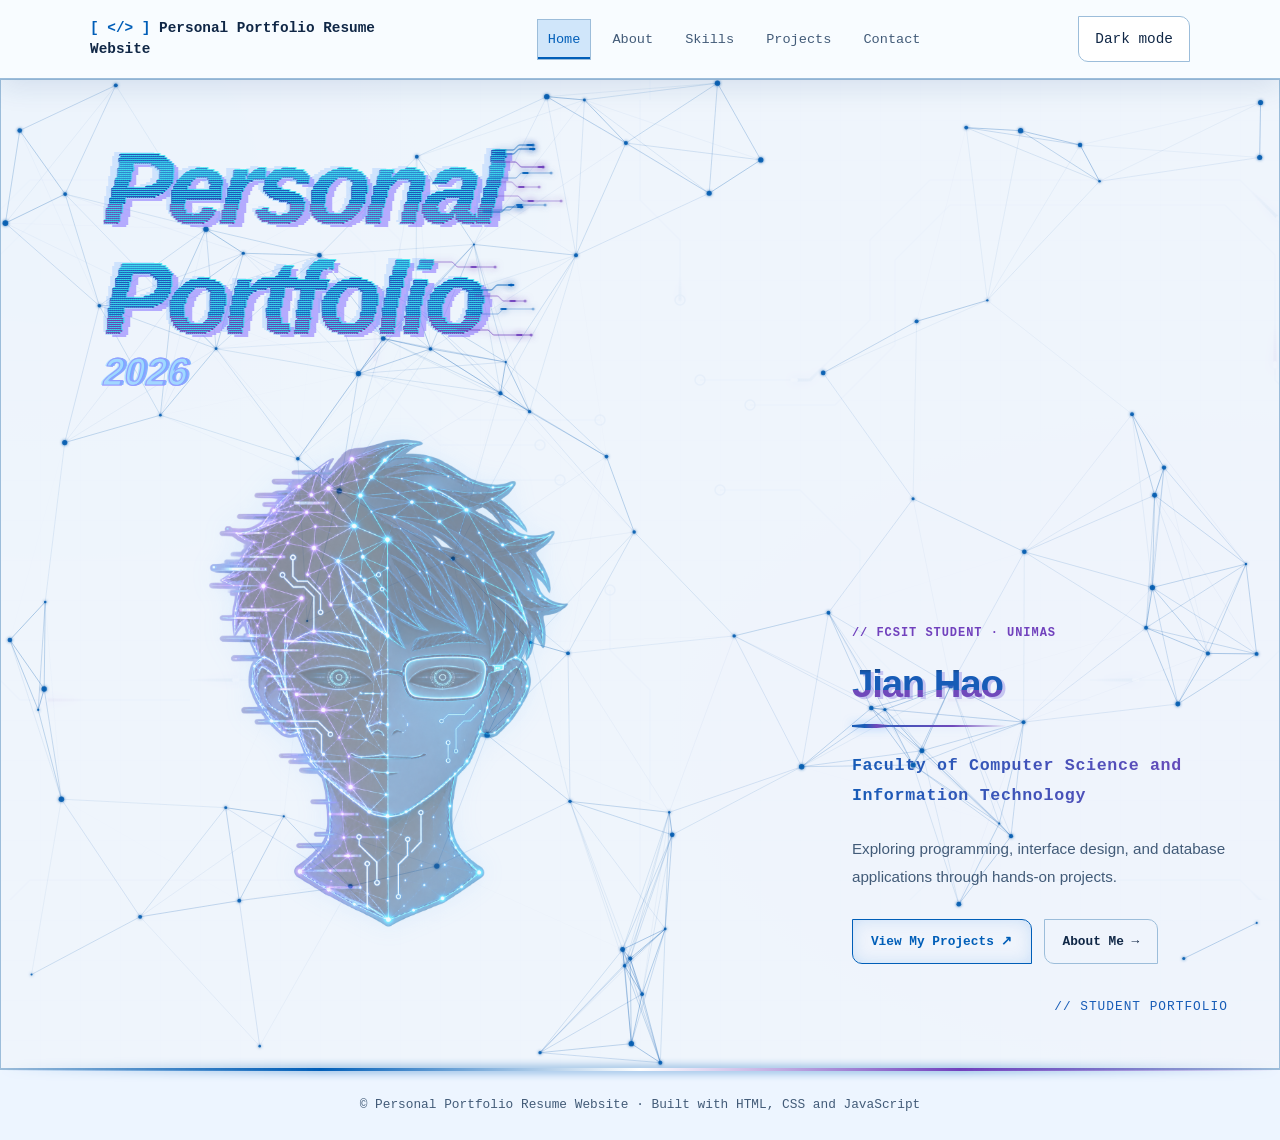
<file: index.html>
<!DOCTYPE html>
<html lang="en">
<head>
  <meta charset="UTF-8">

  <meta name="viewport"
        content="width=device-width, initial-scale=1.0">

  <meta name="description"
        content="Jian Hao's personal portfolio, skills and projects.">

  <title>Personal Portfolio Resume Website | Home</title>

  <link rel="stylesheet" href="style.css">
  <script src="script.js" defer></script>
</head>

<body>
  <a class="skip-link" href="#main">
    Skip to main content
  </a>

  <!-- Navigation -->
  <header>
    <div class="container nav-row">
      <a class="brand" href="index.html">
        Personal Portfolio Resume Website
      </a>

      <nav id="navigation"
           class="nav-links"
           aria-label="Main navigation">
        <a href="index.html" aria-current="page">Home</a>
        <a href="about.html#about">About</a>
        <a href="skill.html">Skills</a>
        <a href="projects.html">Projects</a>
        <a href="contact.html">Contact</a>
      </nav>

      <div class="nav-actions">
        <button id="themeButton"
                type="button"
                aria-pressed="false">
          Dark mode
        </button>

        <button id="menuButton"
                type="button"
                aria-controls="navigation"
                aria-expanded="false">
          Menu
        </button>
      </div>
    </div>
  </header>

  <main id="main">
    <section id="home" class="home-cover">

      
      <div class="cover-heading">
        <h1 class="cover-title">Personal<br>Portfolio</h1>
        <span class="cover-year">2026</span>
      </div>


      <div class="cover-face" aria-hidden="true">
        <img src="ai-face.png" alt="">

        <img class="face-echo face-echo-blue"
             src="ai-face.png"
             alt="">

        <img class="face-echo face-echo-purple"
             src="ai-face.png"
             alt="">

        <span class="face-scan"></span>
      </div>

      
      <div class="cover-info">
        <span class="home-role">
          // FCSIT STUDENT · UNIMAS
        </span>

        <h2>
          <span class="name-glitch" data-text="Jian Hao">
            Jian Hao
          </span>
        </h2>

        <p>
          Faculty of Computer Science and
          Information Technology
        </p>

        <div class="home-description">
          Exploring programming, interface design, and
          database applications through hands-on projects.
        </div>

        <div class="home-actions">
          <a class="home-action home-action-primary"
             href="projects.html">
            View My Projects ↗
          </a>

          <a class="home-action"
             href="about.html#about">
            About Me →
          </a>
        </div>
      </div>

      <span class="cover-label">
        // STUDENT PORTFOLIO
      </span>

    </section>
  </main>

  <footer>
    © Personal Portfolio Resume Website · Built with HTML,
    CSS and JavaScript
  </footer>
</body>
</html>
</file>
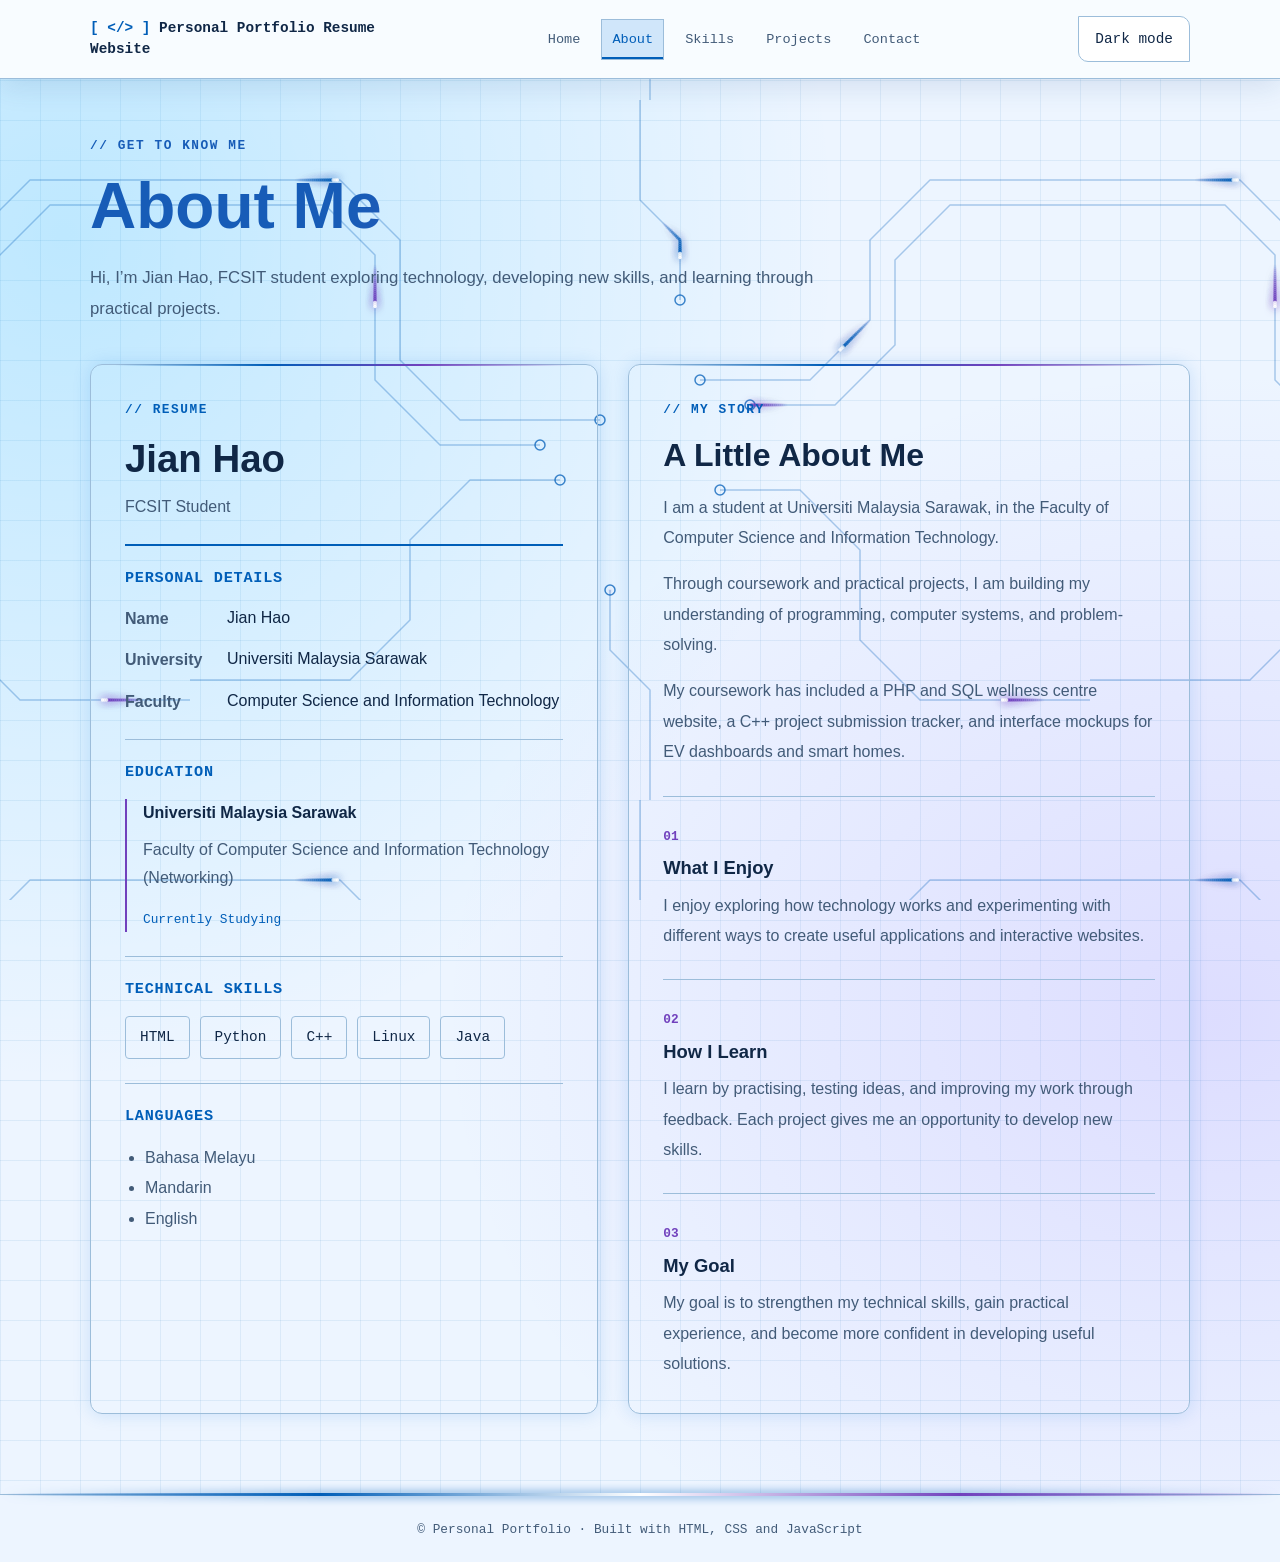
<file: about.html>
<!DOCTYPE html>
<html lang="en">
<head>
  <meta charset="UTF-8">
  <meta name="viewport"
        content="width=device-width, initial-scale=1.0">

  <title>About</title>


  <link rel="stylesheet" href="style.css">

  <link rel="stylesheet" href="about.css">

  <script src="script.js" defer></script>
</head>

<body>
  <a class="skip-link" href="#main">
    Skip to main content
  </a>

  <header>
    <div class="container nav-row">
      <a class="brand" href="index.html">
        Personal Portfolio Resume Website
      </a>

      <nav id="navigation"
           class="nav-links"
           aria-label="Main navigation">
        <a href="index.html">Home</a>
        <a href="about.html"
           aria-current="page">About</a>
        <a href="skill.html">Skills</a>
        <a href="projects.html">Projects</a>
        <a href="contact.html">Contact</a>
      </nav>

      <div class="nav-actions">
        <button id="themeButton"
                type="button"
                aria-pressed="false">
          Dark mode
        </button>

        <button id="menuButton"
                type="button"
                aria-controls="navigation"
                aria-expanded="false">
          Menu
        </button>
      </div>
    </div>
  </header>

  <main id="main">
    <section id="about" class="container">

     
      <div class="profile-intro">
        <p class="profile-code">// GET TO KNOW ME</p>
        <h1>About Me</h1>

        <p class="profile-lead">
          Hi, I’m Jian Hao,  FCSIT student
          exploring technology, developing new skills,
          and learning through practical projects.
        </p>
      </div>

      <div class="profile-layout">

        
        <article class="profile-panel"
                 aria-labelledby="resumeTitle">

          <div class="profile-resume-header">
            <p class="profile-code">// RESUME</p>
            <h2 id="resumeTitle">Jian Hao</h2>
            <p>FCSIT Student</p>
          </div>

          <section class="profile-block"
                   aria-labelledby="detailsTitle">
            <h3 id="detailsTitle">Personal Details</h3>

            <dl class="profile-facts">
              <div>
                <dt>Name</dt>
                <dd>Jian Hao</dd>
              </div>

              <div>
                <dt>University</dt>
                <dd>Universiti Malaysia Sarawak</dd>
              </div>

              <div>
                <dt>Faculty</dt>
                <dd>
                  Computer Science and Information Technology 
                </dd>
              </div>
            </dl>
          </section>

          <section class="profile-block"
                   aria-labelledby="educationTitle">
            <h3 id="educationTitle">Education</h3>

            <div class="profile-education">
              <h4>Universiti Malaysia Sarawak</h4>
              <p>
                Faculty of Computer Science and
                Information Technology (Networking)
              </p>
              <span>Currently Studying</span>
            </div>
          </section>

          <section class="profile-block"
                   aria-labelledby="technicalTitle">
            <h3 id="technicalTitle">Technical Skills</h3>

            <ul class="profile-skills">
              <li>HTML</li>
              <li>Python</li>
              <li>C++</li>
              <li>Linux</li>
              <li>Java</li>
            </ul>
          </section>

          <section class="profile-block"
                   aria-labelledby="languagesTitle">
            <h3 id="languagesTitle">Languages</h3>

            <ul class="profile-interests">
              <li>Bahasa Melayu</li>
              <li>Mandarin</li>
              <li>English</li>
            </ul>
          </section>
        </article>

        <article class="profile-panel profile-story"
                 aria-labelledby="storyTitle">
          <p class="profile-code">// MY STORY</p>
          <h2 id="storyTitle">A Little About Me</h2>

          <p>
            I am a student at Universiti Malaysia Sarawak,
            in the Faculty of Computer Science and
            Information Technology.
          </p>

          <p>
            Through coursework and practical projects,
            I am building my understanding of programming,
            computer systems, and problem-solving.
          </p>

<p>
  My coursework has included a PHP and SQL wellness
  centre website, a C++ project submission tracker,
  and interface mockups for EV dashboards and smart homes.
</p>

          <div class="profile-story-section">
            <span class="profile-number">01</span>
            <h3>What I Enjoy</h3>

            <p>
              I enjoy exploring how technology works and
              experimenting with different ways to create
              useful applications and interactive websites.
            </p>
          </div>

          <div class="profile-story-section">
            <span class="profile-number">02</span>
            <h3>How I Learn</h3>

            <p>
              I learn by practising, testing ideas, and
              improving my work through feedback.
              Each project gives me an opportunity
              to develop new skills.
            </p>
          </div>

          <div class="profile-story-section">
            <span class="profile-number">03</span>
            <h3>My Goal</h3>

            <p>
              My goal is to strengthen my technical skills,
              gain practical experience, and become more
              confident in developing useful solutions.
            </p>
          </div>
        </article>

      </div>
    </section>
  </main>

  <footer>
    © Personal Portfolio · Built with HTML, CSS and JavaScript
  </footer>

  <button id="topButton" type="button" hidden>
    Back to top ↑
  </button>
</body>
</html>
</file>
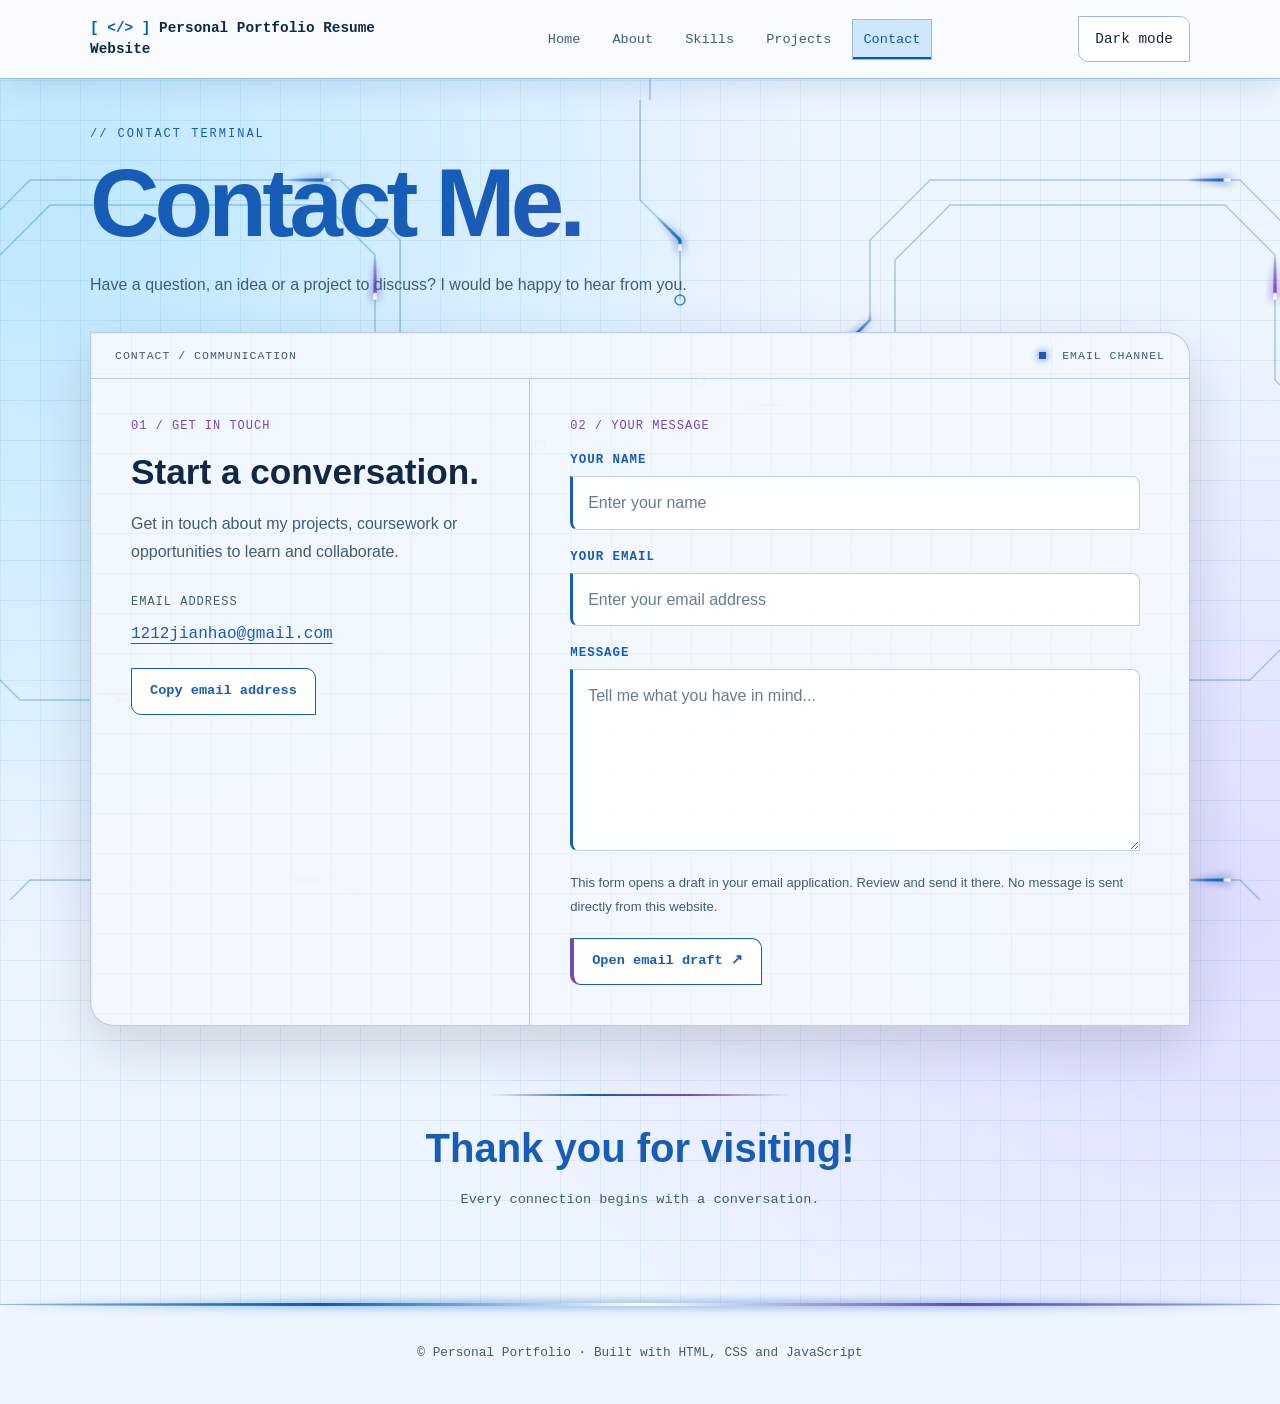
<file: contact.html>
<!DOCTYPE html>
<html lang="en">
<head>
  <meta charset="UTF-8">

  <meta name="viewport"
        content="width=device-width, initial-scale=1.0">

  <title>Contact | Personal Portfolio</title>

  <link rel="stylesheet" href="style.css">
  <script src="script.js" defer></script>

  <style>
    /* ===== Contact communication terminal ===== */
    #contact.contact-page {
      --c-blue: #81baff;
      --c-purple: #b49aff;
      --c-text: #e6efff;
      --c-muted: #a5b6d0;
      --c-panel: rgb(8 17 35 / 95%);
      --c-input: rgb(5 12 27 / 92%);
      --c-line: rgb(129 186 255 / 25%);
      --c-grid: rgb(129 186 255 / 5%);

      box-sizing: border-box;
      position: relative;
      height: auto;
      max-height: none;
      padding-top: 48px;
      padding-bottom: 64px;
      overflow: visible;
      color: var(--c-text);
    }

    body:not(.dark) #contact.contact-page {
      --c-blue: #175cb7;
      --c-purple: #7049bb;
      --c-text: #102746;
      --c-muted: #425b78;
      --c-panel: rgb(243 248 255 / 97%);
      --c-input: rgb(255 255 255 / 94%);
      --c-line: rgb(23 92 183 / 28%);
      --c-grid: rgb(23 92 183 / 5%);
    }

    #contact .terminal-label {
      margin: 0 0 14px;
      color: var(--c-blue);
      font: 0.75rem Consolas, monospace;
      letter-spacing: 2px;
    }

    #contact h1 {
      margin: 0;
      padding: 0;
      border: 0;
      color: var(--c-blue);
      font-family: "Bahnschrift", "Segoe UI", sans-serif;
      font-size: clamp(3rem, 8vw, 6rem);
      font-weight: 900;
      line-height: 1;
      letter-spacing: -0.05em;

      background: linear-gradient(
        110deg,
        var(--c-blue) 35%,
        var(--c-purple)
      );

      -webkit-background-clip: text;
      background-clip: text;
      -webkit-text-fill-color: transparent;
    }

    #contact .contact-intro {
      max-width: 620px;
      margin: 20px 0 32px;
      color: var(--c-muted);
      line-height: 1.8;
    }

    /* Main panel */
    #contact .contact-terminal {
      position: relative;
      isolation: isolate;
      overflow: hidden;
      border: 1px solid var(--c-line);
      border-radius: 0 24px 0 24px;
      background: var(--c-panel);
      box-shadow: 0 20px 60px rgb(0 0 0 / 14%);
    }

    #contact .contact-terminal::before {
      content: "";
      position: absolute;
      inset: 0;
      z-index: -1;
      pointer-events: none;

      background-image:
        linear-gradient(
          var(--c-grid) 1px,
          transparent 1px
        ),
        linear-gradient(
          90deg,
          var(--c-grid) 1px,
          transparent 1px
        );

      background-size: 40px 40px;
    }

    /* Thin scanning beam */
    #contact .contact-terminal::after {
      content: "";
      position: absolute;
      top: 0;
      bottom: 0;
      left: -30%;
      width: 25%;
      z-index: -1;
      pointer-events: none;

      background: linear-gradient(
        90deg,
        transparent,
        rgb(118 173 255 / 7%),
        transparent
      );

      border-right: 1px solid rgb(118 173 255 / 12%);
      animation: contact-scan 9s linear infinite;
    }

    @keyframes contact-scan {
      to {
        left: 110%;
      }
    }

    #contact .terminal-bar {
      display: flex;
      align-items: center;
      justify-content: space-between;
      gap: 16px;
      padding: 16px 24px;

      border-bottom: 1px solid var(--c-line);
      color: var(--c-muted);

      font: 0.72rem Consolas, monospace;
      letter-spacing: 1px;
    }

    #contact .terminal-indicator {
      display: inline-block;
      width: 7px;
      height: 7px;
      margin-right: 8px;
      background: var(--c-blue);
      box-shadow: 0 0 9px var(--c-blue);
    }

    /* Two-column layout */
    #contact .contact-layout {
      display: grid;
      grid-template-columns:
        minmax(0, 0.8fr)
        minmax(0, 1.2fr);
    }

    #contact .contact-details,
    #contact .contact-form {
      min-width: 0;
      padding: clamp(24px, 4vw, 40px);
    }

    #contact .contact-details {
      border-right: 1px solid var(--c-line);
    }

    #contact .section-code {
      margin: 0 0 18px;
      color: var(--c-purple);
      font: 0.75rem Consolas, monospace;
      letter-spacing: 1px;
    }

    #contact .contact-details h2 {
      margin: 0 0 16px;
      padding: 0;
      border: 0;
      color: var(--c-text);
      font-size: clamp(1.5rem, 3vw, 2.2rem);
      line-height: 1.2;
    }

    #contact .details-description {
      margin-bottom: 28px;
      color: var(--c-muted);
      line-height: 1.8;
    }

    #contact .email-caption {
      margin-bottom: 10px;
      color: var(--c-muted);
      font: 0.75rem Consolas, monospace;
      letter-spacing: 1px;
    }

    #contact #emailLink {
      display: inline-block;
      margin-bottom: 20px;
      color: var(--c-blue);
      font-family: Consolas, monospace;
      line-height: 1.7;
      overflow-wrap: anywhere;
      text-underline-offset: 5px;
    }

    /* Form */
    #contact .contact-form {
      display: grid;
      gap: 20px;
      margin: 0;
    }

    #contact .contact-form .section-code {
      margin: 0;
    }

    #contact .field {
      display: grid;
      gap: 9px;
      min-width: 0;
      margin: 0;
    }

    #contact .field label {
      color: var(--c-blue);
      font: 700 0.78rem Consolas, monospace;
      letter-spacing: 1px;
      text-transform: uppercase;
    }

    #contact .field input,
    #contact .field textarea {
      box-sizing: border-box;
      width: 100%;
      min-width: 0;
      padding: 13px 15px;

      border: 1px solid var(--c-line);
      border-left: 3px solid var(--c-blue);
      border-radius: 0 8px 0 8px;

      background: var(--c-input);
      color: var(--c-text);
      caret-color: var(--c-blue);
      font: inherit;
      line-height: 1.6;
    }

    #contact .field textarea {
      min-height: 150px;
      resize: vertical;
    }

    #contact input::placeholder,
    #contact textarea::placeholder {
      color: var(--c-muted);
      opacity: 0.8;
    }

    #contact input:focus,
    #contact textarea:focus {
      outline: 2px solid var(--c-blue);
      outline-offset: 3px;
      border-color: var(--c-purple);
    }

    /* Buttons */
    #contact .terminal-button {
      display: inline-block;
      justify-self: start;
      padding: 12px 18px;

      border: 1px solid var(--c-blue);
      border-radius: 0 10px 0 10px;

      background: var(--c-input);
      color: var(--c-blue);
      font: 700 0.85rem Consolas, monospace;
      line-height: 1.5;
      cursor: pointer;

      transition:
        box-shadow 180ms ease,
        transform 180ms ease;
    }

    #contact .terminal-button:hover {
      box-shadow:
        0 0 18px rgb(118 173 255 / 20%),
        inset 0 0 18px rgb(118 173 255 / 8%);
      transform: translateY(-2px);
    }

    #contact .terminal-button:focus-visible,
    #contact #emailLink:focus-visible {
      outline: 2px solid var(--c-purple);
      outline-offset: 4px;
    }

    #contact .submit-button {
      border-left: 4px solid var(--c-purple);
    }

    #contact .contact-note {
      margin: 0;
      color: var(--c-muted);
      font-size: 0.82rem;
      line-height: 1.8;
    }

    #contact .status {
      margin: 0;
      color: var(--c-blue);
      font: 0.85rem Consolas, monospace;
      line-height: 1.7;
    }

    #contact .status:empty {
      display: none;
    }

    /* Thank-you section */
    #contact .contact-thanks {
      display: block;
      position: relative;
      margin: 40px 0 0;
      padding: 28px 12px;
      background: none;

      color: var(--c-blue);
      -webkit-text-fill-color: currentColor;

      text-align: center;
      font-family: "Bahnschrift", "Segoe UI", sans-serif;
      font-size: clamp(1.5rem, 4vw, 2.5rem);
      font-weight: 800;
      line-height: 1.4;

      opacity: 1;
      visibility: visible;
      animation: none;
    }

    #contact .contact-thanks::before {
      content: "";
      display: block;
      width: min(300px, 80%);
      height: 2px;
      margin: 0 auto 24px;

      background: linear-gradient(
        90deg,
        transparent,
        var(--c-blue),
        var(--c-purple),
        transparent
      );
    }

    #contact .contact-thanks small {
      display: block;
      margin-top: 12px;
      color: var(--c-muted);
      font: 0.85rem Consolas, monospace;
      line-height: 1.8;
    }

    @media (max-width: 800px) {
      #contact .contact-layout {
        grid-template-columns: minmax(0, 1fr);
      }

      #contact .contact-details {
        border-right: 0;
        border-bottom: 1px solid var(--c-line);
      }

      #contact .terminal-bar {
        flex-wrap: wrap;
        padding: 16px 20px;
      }
    }

    @media (prefers-reduced-motion: reduce) {
      #contact .contact-terminal::after {
        animation: none;
        display: none;
      }

      #contact .terminal-button {
        transition: none;
      }

      #contact .terminal-button:hover {
        transform: none;
      }
    }
  </style>
</head>

<body>
  <a class="skip-link" href="#main">
    Skip to main content
  </a>


  <header>
    <div class="container nav-row">
      <a class="brand" href="index.html">
        Personal Portfolio Resume Website
      </a>

      <nav id="navigation"
           class="nav-links"
           aria-label="Main navigation">
        <a href="index.html">Home</a>
        <a href="about.html#about">About</a>
        <a href="skill.html">Skills</a>
        <a href="projects.html">Projects</a>
        <a href="contact.html"
           aria-current="page">Contact</a>
      </nav>

      <div class="nav-actions">
        <button id="themeButton"
                type="button"
                aria-pressed="false">
          Dark mode
        </button>

        <button id="menuButton"
                type="button"
                aria-controls="navigation"
                aria-expanded="false">
          Menu
        </button>
      </div>
    </div>
  </header>

 <main id="main">
    <section id="contact" class="container contact-page">
      <p class="terminal-label">
        // CONTACT TERMINAL
      </p>

      <h1>Contact Me.</h1>

      <p class="contact-intro">
        Have a question, an idea or a project to discuss?
        I would be happy to hear from you.
      </p>

      <div class="contact-terminal">
        <div class="terminal-bar">
          <span>CONTACT / COMMUNICATION</span>

          <span>
            <span class="terminal-indicator"
                  aria-hidden="true"></span>
            EMAIL CHANNEL
          </span>
        </div>

        <div class="contact-layout">
          <div class="contact-details">
            <p class="section-code">01 / GET IN TOUCH</p>

            <h2>Start a conversation.</h2>

            <p class="details-description">
              Get in touch about my projects, coursework
              or opportunities to learn and collaborate.
            </p>

            <p class="email-caption">EMAIL ADDRESS</p>

            <a id="emailLink"
               href="mailto:1212jianhao@gmail.com">
              1212jianhao@gmail.com
            </a>

            <div>
              <button id="copyButton"
                      class="terminal-button"
                      type="button">
                Copy email address
              </button>
            </div>

            <p id="copyStatus"
               class="status"
               role="status"></p>
          </div>

          <form id="contactForm"
                class="contact-form"
                aria-describedby="contactHelp">
            <p class="section-code">02 / YOUR MESSAGE</p>

            <div class="field">
              <label for="visitorName">Your name</label>

              <input id="visitorName"
                     name="name"
                     type="text"
                     autocomplete="name"
                     maxlength="100"
                     placeholder="Enter your name"
                     required>
            </div>

            <div class="field">
              <label for="visitorEmail">Your email</label>

              <input id="visitorEmail"
                     name="email"
                     type="email"
                     autocomplete="email"
                     maxlength="254"
                     placeholder="Enter your email address"
                     required>
            </div>

            <div class="field">
              <label for="visitorMessage">Message</label>

              <textarea id="visitorMessage"
                        name="message"
                        rows="6"
                        minlength="10"
                        maxlength="2000"
                        placeholder="Tell me what you have in mind..."
                        required></textarea>
            </div>

            <p id="contactHelp" class="contact-note">
              This form opens a draft in your email application.
              Review and send it there. No message is sent
              directly from this website.
            </p>

            <button class="terminal-button submit-button"
                    type="submit">
              Open email draft ↗
            </button>

            <p id="formStatus"
               class="status"
               role="status"></p>
          </form>
        </div>
      </div>

      <p class="contact-thanks">
        Thank you for visiting!
        <small>
          Every connection begins with a conversation.
        </small>
      </p>
    </section>
  </main>

  <footer>
    <div class="container">
      <p>
        © Personal Portfolio · Built with HTML,
        CSS and JavaScript
      </p>
    </div>
  </footer>

  <button id="topButton" type="button" hidden>
    Back to top ↑
  </button>

  <script>
    // ===== Contact page functions =====
    (() => {
      const emailLink = document.getElementById("emailLink");
      const copyButton = document.getElementById("copyButton");
      const copyStatus = document.getElementById("copyStatus");

      const form = document.getElementById("contactForm");
      const formStatus = document.getElementById("formStatus");

      const nameInput = document.getElementById("visitorName");
      const emailInput = document.getElementById("visitorEmail");
      const messageInput =
        document.getElementById("visitorMessage");

      const recipient = emailLink.textContent.trim();

      // Copy the email address
      copyButton.addEventListener("click", async () => {
        try {
          await navigator.clipboard.writeText(recipient);
          copyStatus.textContent = "Email address copied.";
        } catch {
          copyStatus.textContent =
            "Copy is unavailable. Please select and copy " +
            "the email address above.";
        }
      });

      // Validate and open an email draft
      form.addEventListener("submit", (event) => {
        event.preventDefault();

        const name = nameInput.value.trim();
        const email = emailInput.value.trim();
        const message = messageInput.value.trim();

        nameInput.setCustomValidity(
          name ? "" : "Please enter your name."
        );

        messageInput.setCustomValidity(
          message.length >= 10
            ? ""
            : "Please enter at least 10 characters."
        );

        if (!form.reportValidity()) return;

        const subject =
          "Portfolio enquiry from " + name;

        const body = [
          "Name: " + name,
          "Email: " + email,
          "",
          message
        ].join("\n");

        const draftUrl =
          "mailto:" + recipient +
          "?subject=" + encodeURIComponent(subject) +
          "&body=" + encodeURIComponent(body);

        formStatus.textContent =
          "Opening your email application. " +
          "Please review and send the draft there.";

        window.location.href = draftUrl;
      });

      // Clear custom errors while typing
      [nameInput, messageInput].forEach((input) => {
        input.addEventListener("input", () => {
          input.setCustomValidity("");
        });
      });
    })();
  </script>
</body>
</html>
</file>
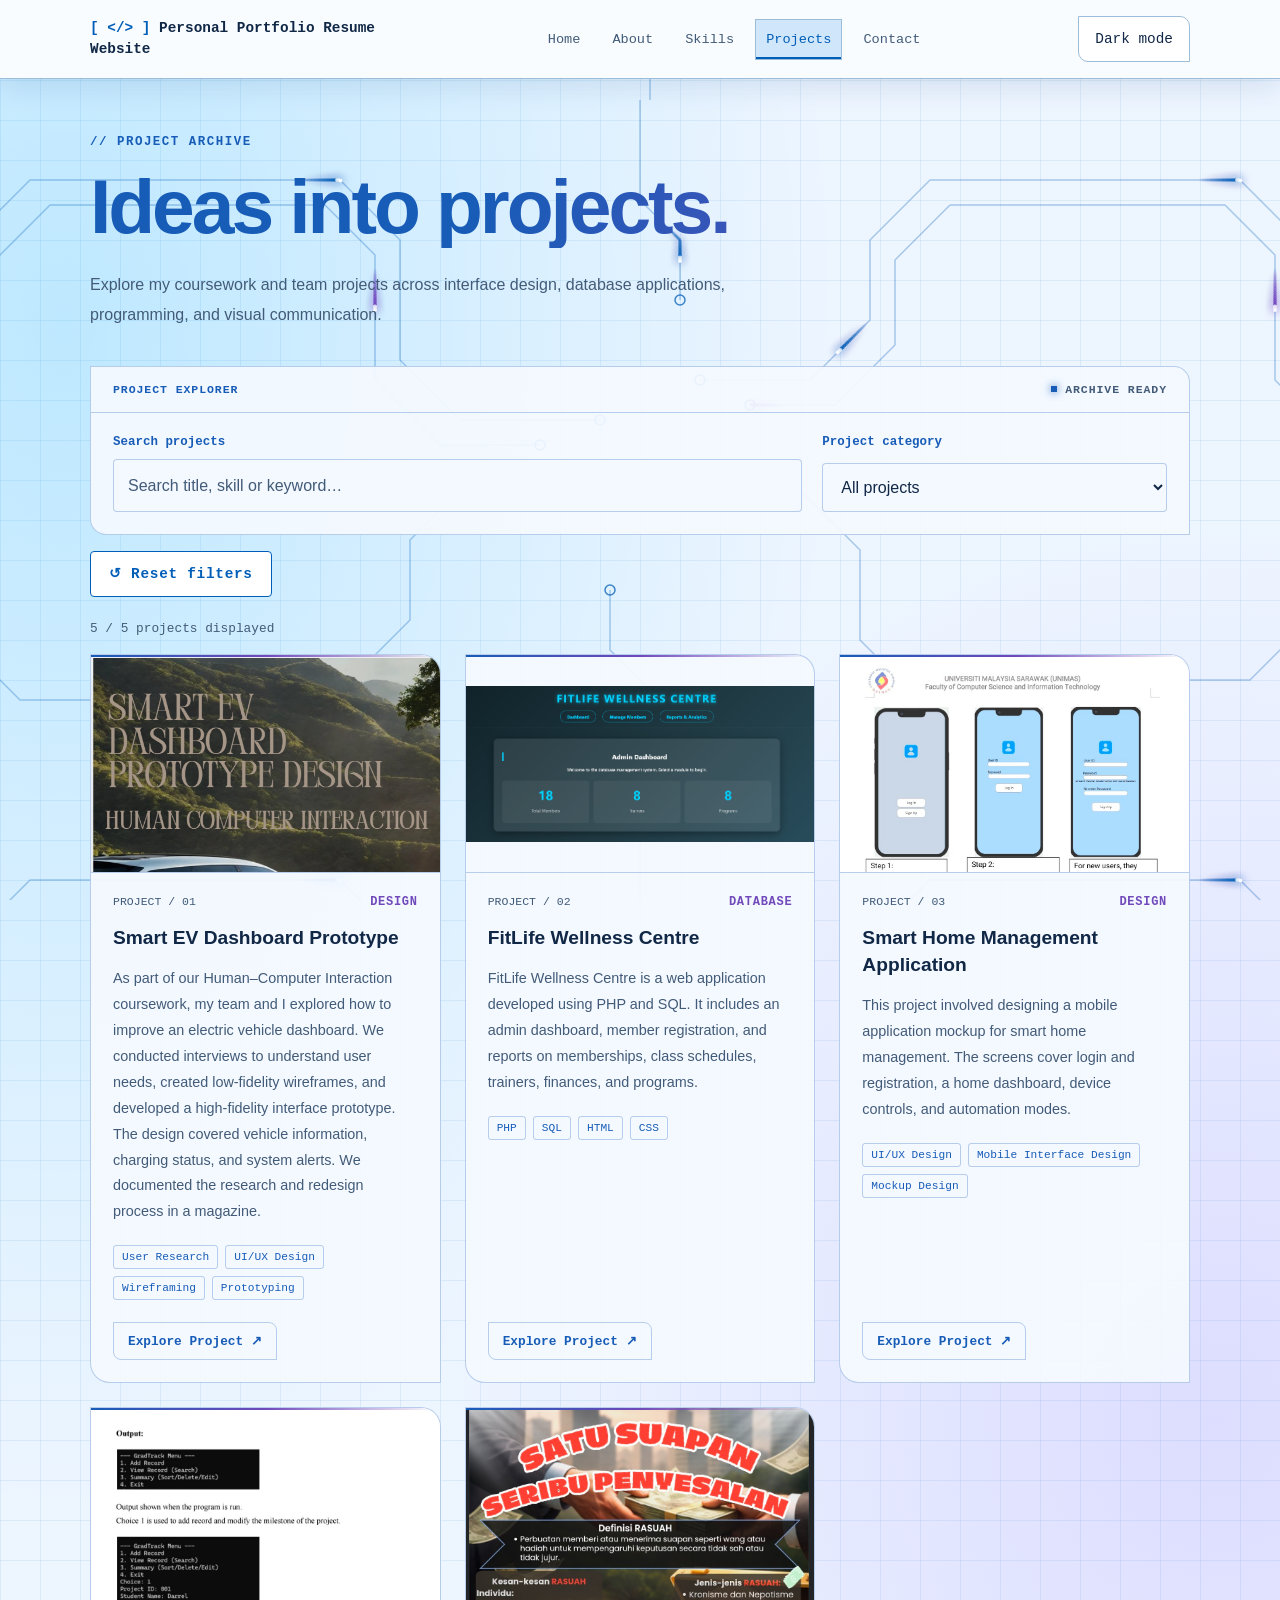
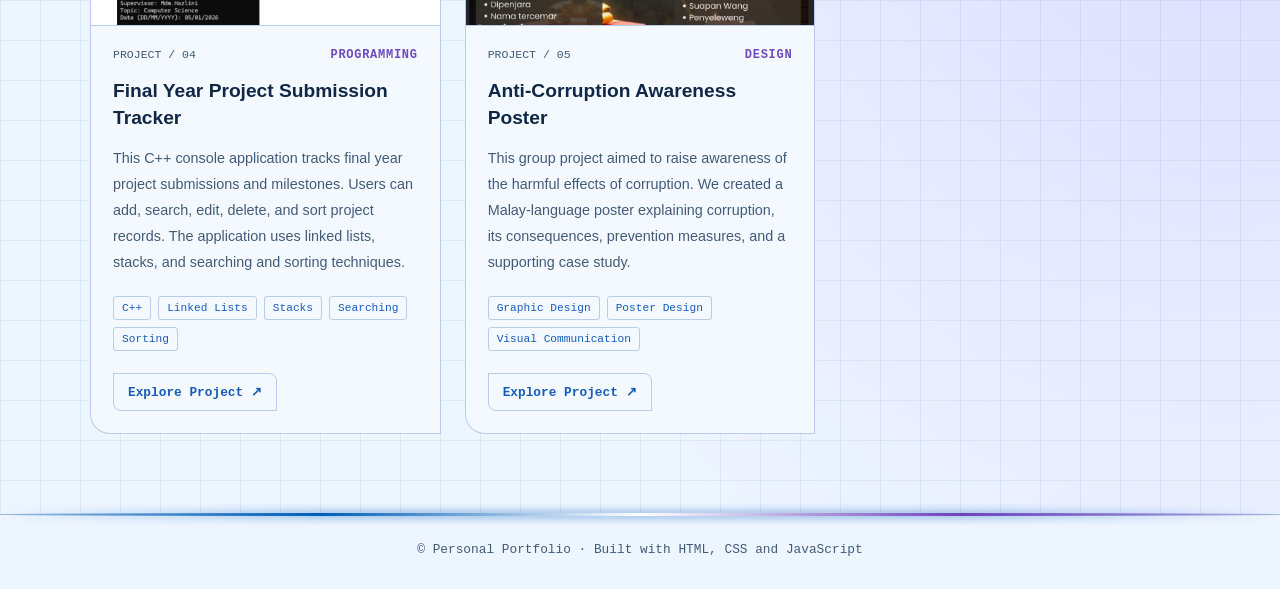
<file: projects.html>
<!DOCTYPE html>
<html lang="en">
<head>
  <meta charset="UTF-8">
  <meta name="viewport"
        content="width=device-width, initial-scale=1.0">

  <title>Projects | Jian Hao</title>

  <link rel="stylesheet" href="style.css">
  <link rel="stylesheet" href="projects.css">

  <script src="script.js" defer></script>
  <script src="projects.js" defer></script>

  <style>
    #projects .project-reset {
      display: block;
      margin: 16px 0;
      padding: 10px 18px;

      color: var(--accent);
      background: var(--surface);
      border: 1px solid var(--accent);
      border-radius: 4px;

      font-family: Consolas, monospace;
      font-weight: 700;
      letter-spacing: 0.05em;
      cursor: pointer;

      transition: box-shadow 0.2s;
    }

    #projects .project-reset:hover {
      box-shadow: 0 0 16px var(--glow);
    }

    #projects .project-reset:focus-visible {
      outline: 3px solid var(--accent);
      outline-offset: 4px;
    }
  </style>
</head>

<body>
  <a class="skip-link" href="#main">
    Skip to main content
  </a>

  <header>
    <div class="container nav-row">
      <a class="brand" href="index.html">
        Personal Portfolio Resume Website
      </a>

      <nav id="navigation"
           class="nav-links"
           aria-label="Main navigation">
        <a href="index.html">Home</a>
        <a href="about.html#about">About</a>
        <a href="skill.html">Skills</a>
        <a href="projects.html"
           aria-current="page">Projects</a>
        <a href="contact.html">Contact</a>
      </nav>

      <div class="nav-actions">
        <button id="themeButton"
                type="button"
                aria-pressed="false">
          Dark mode
        </button>

        <button id="menuButton"
                type="button"
                aria-controls="navigation"
                aria-expanded="false">
          Menu
        </button>
      </div>
    </div>
  </header>

  <main id="main">
    <section id="projects" class="container project-page">
      <div class="project-heading">
        <p class="project-eyebrow">// PROJECT ARCHIVE</p>
        <h1>Ideas into projects.</h1>

        <p class="project-intro">
          Explore my coursework and team projects across
          interface design, database applications,
          programming, and visual communication.
        </p>
      </div>

      <!-- 搜索与分类 -->
      <div class="project-console">
        <div class="project-console-heading">
          <span>PROJECT EXPLORER</span>

          <span class="project-online">
            <i aria-hidden="true"></i>
            ARCHIVE READY
          </span>
        </div>

        <div class="project-tools">
          <div class="project-field">
            <label for="projectSearch">Search projects</label>

            <input id="projectSearch"
                   type="search"
                   placeholder="Search title, skill or keyword…">
          </div>

          <div class="project-field">
            <label for="projectFilter">Project category</label>

            <select id="projectFilter">
              <option value="All">All projects</option>
              <option value="Design">Design</option>
              <option value="Database">Database</option>
              <option value="Programming">Programming</option>
            </select>
          </div>
        </div>
      </div>

      <button id="resetProjects"
              class="project-reset"
              type="button">
        ↺ Reset filters
      </button>

      <p id="projectCount"
         class="project-count"
         role="status"></p>

      <div id="projectGrid" class="project-grid"></div>

      <p id="emptyMessage" class="project-empty" hidden>
        No matching projects. Try another keyword or category.
      </p>
    </section>
  </main>

  <!-- 项目详情窗口 -->
  <dialog id="projectDialog"
          class="project-dialog"
          aria-labelledby="dialogTitle">
    <div class="project-dialog-header">
      <span class="project-eyebrow">// PROJECT DETAILS</span>

      <button id="closeDialog"
              class="project-close"
              type="button">
        Close ×
      </button>
    </div>

    <div class="project-dialog-body">
      <p id="dialogCategory" class="project-category"></p>
      <h2 id="dialogTitle"></h2>
      <p id="dialogDescription"></p>

      <div id="dialogTech"
           class="project-tags"
           aria-label="Project skills and technologies"></div>

      <div class="project-learning">
        <h3>Learning Outcome</h3>
        <p id="dialogOutcome"></p>
      </div>

      <figure class="project-gallery">
        <img id="slideImage" alt="">

        <figcaption id="imageError" hidden>
          Image unavailable. Please check the image filename.
        </figcaption>
      </figure>

      <div class="project-slide-controls">
        <button id="previousSlide" type="button">
          ← Previous
        </button>

        <p id="slideCount"
           aria-live="polite"
           aria-atomic="true"></p>

        <button id="nextSlide" type="button">
          Next →
        </button>
      </div>
    </div>
  </dialog>

  <footer>
    © Personal Portfolio · Built with HTML, CSS and JavaScript
  </footer>
</body>
</html>
</file>
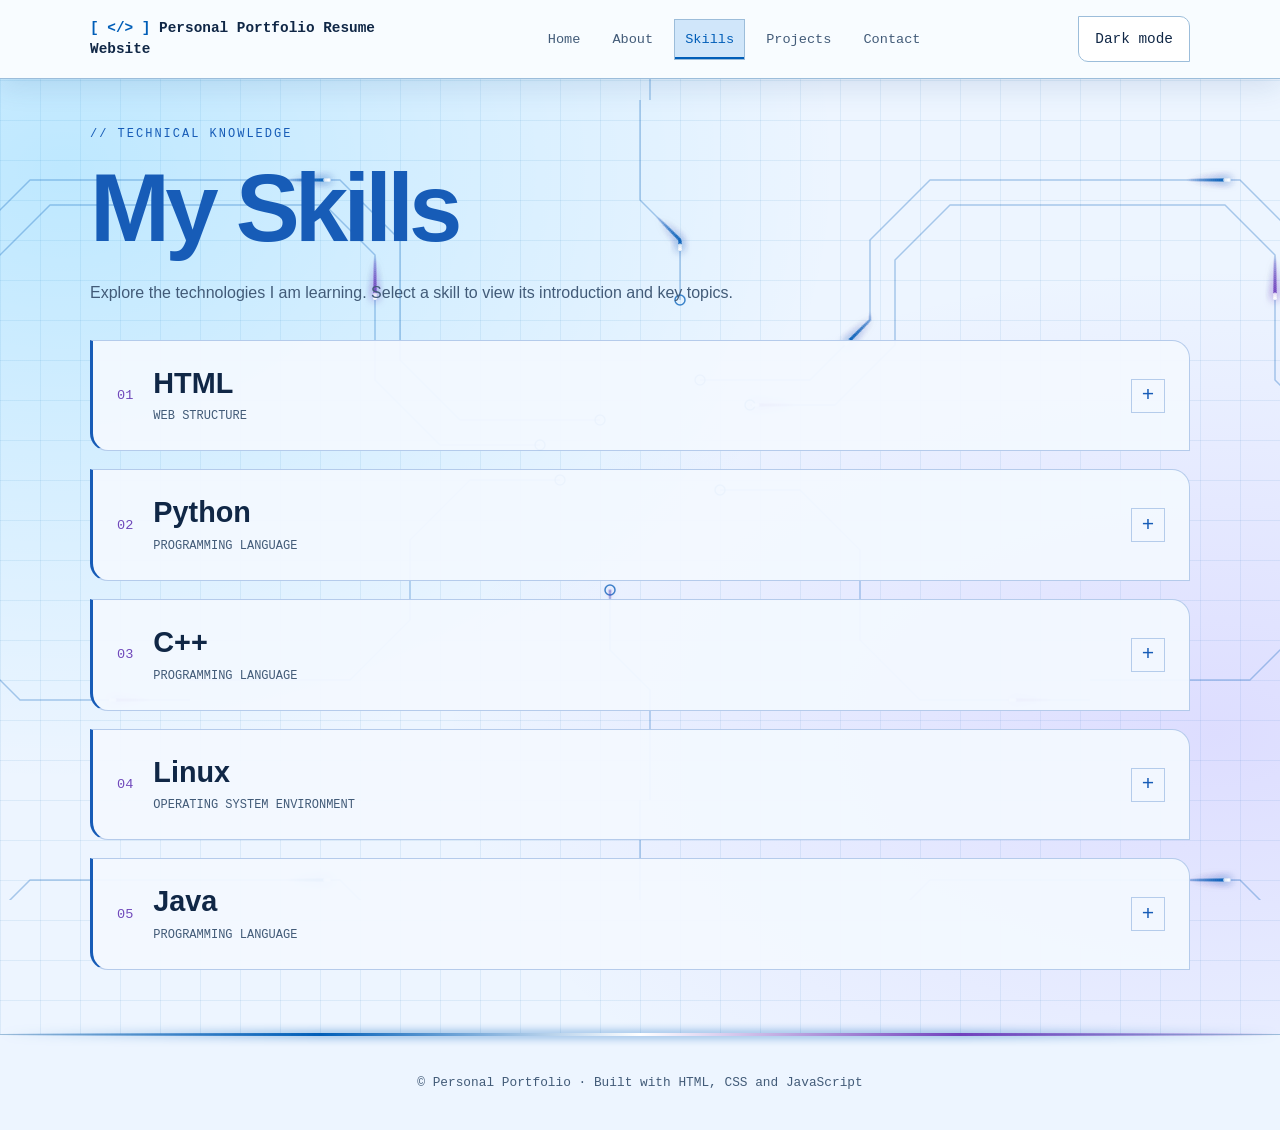
<file: skill.html>
<!DOCTYPE html>
<html lang="en">
<head>
  <meta charset="UTF-8">

  <meta name="viewport"
        content="width=device-width, initial-scale=1.0">

  <title>Skills | Personal Portfolio</title>

  <link rel="stylesheet" href="style.css">
  <script src="script.js" defer></script>

  <style>
    /* ===== Skills terminal ===== */
    #skills.skills-page {
      --s-blue: #81baff;
      --s-purple: #b49aff;
      --s-text: #e6efff;
      --s-muted: #a5b6d0;
      --s-panel: rgb(8 17 35 / 94%);
      --s-border: rgb(129 186 255 / 28%);

      padding-top: 48px;
      padding-bottom: 64px;
      height: auto;
      max-height: none;
      overflow: visible;
    }

    body:not(.dark) #skills.skills-page {
      --s-blue: #175cb7;
      --s-purple: #7049bb;
      --s-text: #102746;
      --s-muted: #425b78;
      --s-panel: rgb(243 248 255 / 96%);
      --s-border: rgb(23 92 183 / 28%);
    }

    #skills .skills-label {
      margin: 0 0 14px;
      color: var(--s-blue);
      font: 0.75rem Consolas, monospace;
      letter-spacing: 2px;
    }

    #skills h1 {
      margin: 0;
      padding: 0;
      border: 0;

      color: var(--s-blue);
      font-family: "Bahnschrift", "Segoe UI", sans-serif;
      font-size: clamp(3rem, 8vw, 6rem);
      font-weight: 900;
      line-height: 1.1;
      letter-spacing: -0.05em;
    }

    #skills .skills-intro {
      margin: 18px 0 32px;
      color: var(--s-muted);
      line-height: 1.8;
    }

    #skills .skills-list {
      display: grid;
      gap: 18px;
    }

    /* Skill panel */
    #skills .skill-panel {
      position: relative;
      overflow: hidden;
      margin: 0;

      color: var(--s-text);
      background: var(--s-panel);
      border: 1px solid var(--s-border);
      border-left: 3px solid var(--s-blue);
      border-radius: 0 18px 0 18px;

      transition:
        border-color 180ms ease,
        box-shadow 180ms ease;
    }

    #skills .skill-panel:hover,
    #skills .skill-panel[open] {
      border-color: var(--s-blue);
      box-shadow: 0 0 22px rgb(118 173 255 / 12%);
    }

    #skills .skill-panel[open] {
      border-left-color: var(--s-purple);
    }

    /* Clickable heading */
    #skills .skill-panel summary {
      display: flex;
      align-items: center;
      gap: 20px;
      padding: 24px;
      list-style: none;
      cursor: pointer;
    }

    #skills .skill-panel summary::-webkit-details-marker {
      display: none;
    }

    #skills .skill-panel summary:focus-visible {
      outline: 2px solid var(--s-purple);
      outline-offset: -5px;
    }

    #skills .skill-number {
      flex-shrink: 0;
      color: var(--s-purple);
      font: 0.85rem Consolas, monospace;
    }

    #skills .skill-heading {
      flex: 1;
      min-width: 0;
    }

    #skills .skill-name {
      display: block;
      color: var(--s-text);
      font-size: clamp(1.3rem, 3vw, 1.8rem);
      font-weight: 800;
      line-height: 1.3;
    }

    #skills .skill-type {
      display: block;
      margin-top: 5px;
      color: var(--s-muted);
      font: 0.75rem Consolas, monospace;
      line-height: 1.6;
    }

    /* Expand indicator */
    #skills .skill-panel summary::after {
      content: "+";
      display: grid;
      place-items: center;
      flex-shrink: 0;

      width: 32px;
      height: 32px;
      border: 1px solid var(--s-border);

      color: var(--s-blue);
      font: 1.3rem Consolas, monospace;
    }

    #skills .skill-panel[open] summary::after {
      content: "−";
      color: var(--s-purple);
    }

    /* Expanded explanation */
    #skills .skill-content {
      margin: 0 24px;
      padding: 22px 0 26px;
      border-top: 1px solid var(--s-border);
      line-height: 1.8;
    }

    #skills .skill-content p {
      margin: 0 0 16px;
      color: var(--s-muted);
    }

    #skills .skill-content h2 {
      margin: 22px 0 12px;
      padding: 0;
      border: 0;
      color: var(--s-blue);
      font-size: 0.85rem;
      font-family: Consolas, monospace;
      letter-spacing: 1px;
      text-transform: uppercase;
    }

    #skills .skill-topics {
      display: flex;
      flex-wrap: wrap;
      gap: 10px;
      margin: 0;
      padding: 0;
      list-style: none;
    }

    #skills .skill-topics li {
      padding: 6px 12px;
      border: 1px solid var(--s-border);
      color: var(--s-text);
      font: 0.8rem Consolas, monospace;
      line-height: 1.6;
    }

    @media (max-width: 600px) {
      #skills .skill-panel summary {
        gap: 12px;
        padding: 20px 16px;
      }

      #skills .skill-content {
        margin: 0 16px;
      }
    }

    @media (prefers-reduced-motion: reduce) {
      #skills .skill-panel {
        transition: none;
      }
    }
  </style>
</head>

<body>
 <a class="skip-link" href="#main">
    Skip to main content
  </a>
  <header>
    <div class="container nav-row">
      <a class="brand" href="index.html">
        Personal Portfolio Resume Website
      </a>

      <nav id="navigation"
           class="nav-links"
           aria-label="Main navigation">
        <a href="index.html">Home</a>
        <a href="about.html#about">About</a>
        <a href="skill.html"
           aria-current="page">Skills</a>
        <a href="projects.html">Projects</a>
        <a href="contact.html">Contact</a>
      </nav>

      <div class="nav-actions">
        <button id="themeButton"
                type="button"
                aria-pressed="false">
          Dark mode
        </button>

        <button id="menuButton"
                type="button"
                aria-controls="navigation"
                aria-expanded="false">
          Menu
        </button>
      </div>
    </div>
  </header>

  <main id="main">
    <section id="skills" class="container skills-page">
      <p class="skills-label">
        // TECHNICAL KNOWLEDGE
      </p>

      <h1>My Skills</h1>

      <p class="skills-intro">
        Explore the technologies I am learning.
        Select a skill to view its introduction and key topics.
      </p>

      <div class="skills-list">

        <!-- HTML -->
        <details class="skill-panel">
          <summary>
            <span class="skill-number">01</span>

            <span class="skill-heading">
              <span class="skill-name">HTML</span>
              <span class="skill-type">
                WEB STRUCTURE
              </span>
            </span>
          </summary>

          <div class="skill-content">
            <p>
              HTML stands for HyperText Markup Language.
              It defines the structure and meaning of web
              content, including headings, paragraphs,
              links, images and forms.
            </p>

            <h2>Key topics</h2>

            <ul class="skill-topics">
              <li>Semantic elements</li>
              <li>Links and images</li>
              <li>Forms</li>
              <li>Tables</li>
              <li>Accessibility</li>
            </ul>
          </div>
        </details>

        <!-- Python -->
        <details class="skill-panel">
          <summary>
            <span class="skill-number">02</span>

            <span class="skill-heading">
              <span class="skill-name">Python</span>
              <span class="skill-type">
                PROGRAMMING LANGUAGE
              </span>
            </span>
          </summary>

          <div class="skill-content">
            <p>
              Python is a general-purpose programming
              language with readable syntax. It can be used
              to build applications, automate tasks and
              process data.
            </p>

            <h2>Key topics</h2>

            <ul class="skill-topics">
              <li>Variables and loops</li>
              <li>Functions</li>
              <li>Lists and dictionaries</li>
              <li>File handling</li>
              <li>Classes and objects</li>
            </ul>
          </div>
        </details>

        <!-- C++ -->
        <details class="skill-panel">
          <summary>
            <span class="skill-number">03</span>

            <span class="skill-heading">
              <span class="skill-name">C++</span>
              <span class="skill-type">
                PROGRAMMING LANGUAGE
              </span>
            </span>
          </summary>

          <div class="skill-content">
            <p>
              C++ is a programming language that supports
              procedural and object-oriented programming.
              It provides control over memory and is used
              in areas such as systems software, games
              and performance-sensitive applications.
            </p>

            <h2>Key topics</h2>

            <ul class="skill-topics">
              <li>Control structures</li>
              <li>Functions</li>
              <li>Arrays and vectors</li>
              <li>Pointers</li>
              <li>Classes and objects</li>
            </ul>
          </div>
        </details>

        <!-- Linux -->
        <details class="skill-panel">
          <summary>
            <span class="skill-number">04</span>

            <span class="skill-heading">
              <span class="skill-name">Linux</span>
              <span class="skill-type">
                OPERATING SYSTEM ENVIRONMENT
              </span>
            </span>
          </summary>

          <div class="skill-content">
            <p>
              Linux is an open-source operating system
              kernel used by distributions such as Ubuntu.
              Working with Linux includes using the terminal,
              managing files and permissions, and inspecting
              processes and network settings.
            </p>

            <h2>Key topics</h2>

            <ul class="skill-topics">
              <li>Terminal commands</li>
              <li>File management</li>
              <li>Permissions</li>
              <li>Processes</li>
              <li>Network commands</li>
            </ul>
          </div>
        </details>

        <!-- Java -->
        <details class="skill-panel">
          <summary>
            <span class="skill-number">05</span>

            <span class="skill-heading">
              <span class="skill-name">Java</span>
              <span class="skill-type">
                PROGRAMMING LANGUAGE
              </span>
            </span>
          </summary>

          <div class="skill-content">
            <p>
              Java is a programming language commonly used
              for object-oriented application development.
              Java programs typically run on the Java Virtual
              Machine, allowing compatible programs to run
              across different operating systems.
            </p>

            <h2>Key topics</h2>

            <ul class="skill-topics">
              <li>Classes and objects</li>
              <li>Encapsulation</li>
              <li>Inheritance</li>
              <li>Polymorphism</li>
              <li>Exception handling</li>
            </ul>
          </div>
        </details>

      </div>
    </section>
  </main>

  <footer>
    <div class="container">
      <p>
        © Personal Portfolio · Built with HTML,
        CSS and JavaScript
      </p>
    </div>
  </footer>

  <button id="topButton" type="button" hidden>
    Back to top ↑
  </button>
</body>
</html>
</file>
<file: style.css>
/* Personal Portfolio — consolidated stylesheet */

/* ===== 1. Theme colours ===== */
:root {
  color-scheme: light;
  --bg: #edf5ff;
  --surface: #ffffff;
  --text: #102746;
  --muted: #425b78;
  --accent: #005eb8;
  --secondary: #7141bd;
  --border: #9cbdda;
  --glow: rgb(0 115 220 / 16%);
  --panel-shadow: rgb(25 75 130 / 12%);
  --cover-bg: rgb(240 245 252 / 95%);
  --name-blue: #175cb7;
  --name-purple: #7049bb;
  --name-highlight: #102746;
  --name-bottom: #7049bb;
}

body.dark {
  color-scheme: dark;
  --bg: #030611;
  --surface: #0b1224;
  --text: #f1f6ff;
  --muted: #acbdd7;
  --accent: #b8a0ff;
  --secondary: #70efff;
  --border: #555080;
  --glow: rgb(170 130 255 / 18%);
  --panel-shadow: rgb(0 0 0 / 25%);
  --cover-bg: rgb(8 15 32 / 80%);
  --name-blue: #81baff;
  --name-purple: #b49aff;
  --name-highlight: #e5f2ff;
  --name-bottom: #d6caff;
}

/* ===== 2. Base and accessibility ===== */
* { box-sizing: border-box; }
html { scroll-behavior: smooth; scroll-padding-top: 110px; }
body {
  isolation: isolate;
  display: flex;
  flex-direction: column;
  min-height: 100vh;
  margin: 0;
  color: var(--text);
  background-color: var(--bg);
  background-image:
    radial-gradient(ellipse at 5% 15%, rgb(0 180 255 / 20%), transparent 45%),
    radial-gradient(ellipse at 95% 65%, rgb(130 85 255 / 15%), transparent 45%),
    linear-gradient(rgb(0 95 175 / 8%) 1px, transparent 1px),
    linear-gradient(90deg, rgb(0 95 175 / 8%) 1px, transparent 1px);
  background-size: 100% 100%, 100% 100%, 40px 40px, 40px 40px;
  font-family: "Segoe UI", Arial, sans-serif;
  line-height: 1.7;
}
body.dark {
  background-image:
    radial-gradient(ellipse at 10% 15%, rgb(0 190 255 / 15%), transparent 45%),
    radial-gradient(ellipse at 95% 55%, rgb(140 70 255 / 17%), transparent 45%),
    linear-gradient(rgb(90 170 220 / 5%) 1px, transparent 1px),
    linear-gradient(90deg, rgb(90 170 220 / 5%) 1px, transparent 1px);
  background-size: 100% 100%, 100% 100%, 54px 54px, 54px 54px;
}
main { flex: 1; min-width: 0; }
a { color: var(--accent); }
button, input, textarea, select { font: inherit; }
h1, h2, h3 { line-height: 1.15; }
h1 { margin: 12px 0 20px; font-size: clamp(2.4rem, 7vw, 4.5rem); }
h2 { font-size: 2rem; }
img { max-width: 100%; }
.container { width: min(1100px, 90%); margin-inline: auto; }
section { padding: 90px 0; }
.muted { color: var(--muted); }
[hidden] { display: none !important; }
:focus-visible { outline: 3px solid var(--accent); outline-offset: 5px; }
.skip-link {
  position: fixed;
  top: -100px;
  left: 16px;
  z-index: 100;
  padding: 10px 16px;
  background: var(--surface);
}
.skip-link:focus { top: 12px; }

/* Circuit shapes are drawn by script.js, without SVG. */
body::before, body::after { content: none; }
#circuitCanvas {
  position: fixed;
  inset: 0;
  width: 100%;
  height: 100%;
  z-index: -1;
  pointer-events: none;
}

/* ===== 3. Navigation ===== */
header {
  position: sticky;
  top: 0;
  z-index: 20;
  background: #f8fcff;
  border-bottom: 1px solid var(--border);
  box-shadow: 0 8px 28px var(--panel-shadow);
}
body.dark header { background: rgb(6 12 27 / 94%); }
.nav-row {
  display: flex;
  align-items: center;
  justify-content: space-between;
  gap: 20px;
  padding: 16px 0;
}
.nav-row > * { min-width: 0; }
.brand {
  max-width: 300px;
  color: var(--text);
  font: bold 0.9rem/1.5 Consolas, monospace;
  text-decoration: none;
  overflow-wrap: anywhere;
}
.brand::before { content: "[ </> ] "; color: var(--accent); }
.nav-links { display: flex; flex-wrap: wrap; gap: 10px; }
.nav-links a {
  padding: 8px 10px;
  border: 1px solid transparent;
  color: var(--muted);
  font: 0.85rem/1.7 Consolas, monospace;
  text-decoration: none;
}
.nav-links a:hover,
.nav-links a[aria-current="page"],
.nav-links a[aria-current="location"] {
  color: var(--accent);
  background: var(--glow);
  border-color: var(--border);
  box-shadow: inset 0 -2px var(--accent);
}
.nav-actions { display: flex; flex-wrap: wrap; gap: 8px; }
#menuButton { display: none; }

/* ===== 4. Buttons, forms and cards ===== */
button, .button {
  position: relative;
  display: inline-block;
  padding: 10px 16px;
  border: 1px solid var(--border);
  border-radius: 0 10px 0 10px;
  color: var(--text);
  background: var(--surface);
  font: 0.9rem/1.7 Consolas, monospace;
  text-decoration: none;
  cursor: pointer;
  transition: border-color 180ms ease, box-shadow 180ms ease;
}
button:hover, .button:hover {
  border-color: var(--accent);
  box-shadow: 0 0 18px var(--glow), inset 0 0 12px var(--glow);
}
button:disabled { cursor: default; opacity: 0.6; }
.primary {
  background: var(--accent);
  color: var(--bg);
  border-color: var(--accent);
  font-weight: 700;
}
body:not(.dark) .primary {
  color: #ffffff;
  background: linear-gradient(110deg, #005eb8, #6440b5);
}
.actions, .skills { display: flex; flex-wrap: wrap; gap: 12px; }
.skill, .tag {
  color: var(--accent);
  background: var(--glow);
  border: 1px solid var(--border);
  border-radius: 3px;
  font-family: Consolas, monospace;
}
.skill { padding: 12px 20px; }
.skill::before { content: "> "; }
.tag { display: inline-block; padding: 3px 9px; font-size: 0.85rem; }
.grid { display: grid; grid-template-columns: repeat(3, minmax(0, 1fr)); gap: 20px; }
.card {
  position: relative;
  min-width: 0;
  padding: 30px;
  border: 1px solid var(--border);
  border-radius: 0 20px 0 20px;
  background:
    linear-gradient(135deg, rgb(90 190 255 / 5%), transparent 60%),
    var(--surface);
  box-shadow: 0 12px 30px var(--panel-shadow);
  overflow-wrap: anywhere;
}
.card p { color: var(--muted); }
.card h2, .card h3 { padding: 0; color: var(--text); }
.card::before, .card::after {
  content: "";
  position: absolute;
  width: 24px;
  height: 24px;
  pointer-events: none;
}
.card::before {
  top: -1px;
  left: -1px;
  border-top: 2px solid var(--accent);
  border-left: 2px solid var(--accent);
}
.card::after {
  right: -1px;
  bottom: -1px;
  border-right: 2px solid var(--secondary);
  border-bottom: 2px solid var(--secondary);
}
#projectGrid .card { transition: transform 180ms ease, box-shadow 180ms ease; }
#projectGrid .card:hover {
  transform: translateY(-6px);
  box-shadow: 0 12px 35px var(--glow);
}
.project-tools { display: flex; flex-wrap: wrap; gap: 16px; margin-bottom: 24px; }
.field { display: flex; flex: 1; flex-direction: column; gap: 6px; min-width: 0; }
input, select, textarea {
  width: 100%;
  padding: 12px;
  border: 1px solid var(--border);
  border-radius: 4px;
  background: var(--surface);
  color: var(--text);
}
input::placeholder, textarea::placeholder { color: var(--muted); opacity: 1; }
form { display: grid; gap: 16px; max-width: 650px; margin-top: 24px; }
textarea { min-height: 140px; resize: vertical; }
.status { min-height: 1.7em; color: var(--accent); }
.contact-thanks {
  margin-top: 32px;
  text-align: center;
  color: var(--accent);
  font-size: 1.2rem;
  font-weight: 700;
}

/* ===== 5. Project details ===== */
dialog {
  width: min(650px, 92vw);
  max-height: 85vh;
  overflow-y: auto;
  padding: 28px;
  border: 1px solid var(--accent);
  border-radius: 0 20px 0 20px;
  background: var(--surface);
  color: var(--text);
  box-shadow: 0 0 60px var(--glow);
}
dialog::backdrop { background: rgb(0 3 12 / 80%); }
.dialog-top, .slide-controls {
  display: flex;
  align-items: center;
  justify-content: space-between;
  gap: 16px;
}
.dialog-top h2 { min-width: 0; overflow-wrap: anywhere; }
#slideImage { display: block; width: 100%; height: auto; margin-top: 20px; border-radius: 10px; }

/* ===== 6. Section headings and legacy hero ===== */
main section > h2 {
  display: flex;
  align-items: center;
  gap: 14px;
  padding: 0;
  border: 0;
  font-family: Consolas, monospace;
  font-size: clamp(1.5rem, 4vw, 2rem);
}
main section > h2::before { content: "</>"; color: var(--accent); font-size: 0.8em; }
main section > h2::after {
  content: "";
  flex: 1;
  height: 1px;
  background: linear-gradient(90deg, var(--border), transparent);
}
.hero { display: flex; align-items: center; min-height: 76vh; padding: 60px 0; }
.hero > div {
  position: relative;
  isolation: isolate;
  width: 100%;
  padding: 100px 8% 86px;
  overflow: hidden;
  border: 1px solid var(--border);
  border-radius: 0 30px 0 30px;
  background: linear-gradient(125deg, var(--surface), var(--bg));
  box-shadow: 0 25px 70px var(--panel-shadow);
}
.hero > div::before {
  content: "●  ●  ●     ~/portfolio/index.html";
  position: absolute;
  inset: 0 0 auto;
  height: 46px;
  display: flex;
  align-items: center;
  padding: 0 22px;
  border-bottom: 1px solid var(--border);
  color: var(--accent);
  background: var(--glow);
  font: 0.8rem Consolas, monospace;
}
.hero h1 {
  max-width: 850px;
  margin: 24px 0;
  font-size: clamp(2.8rem, 7vw, 6rem);
  line-height: 1.08;
  letter-spacing: -2px;
  overflow-wrap: anywhere;
}
.hero p { max-width: 650px; color: var(--muted); line-height: 1.9; }
.eyebrow { color: var(--accent); font: 0.8rem Consolas, monospace; letter-spacing: 2px; }
.eyebrow::before { content: "// "; }

/* ===== 7. Home cover layout ===== */
#home.home-cover {
  position: relative;
  isolation: isolate;
  display: grid;
  grid-template-columns: repeat(3, minmax(0, 1fr));
  grid-template-rows: auto 1fr auto;
  gap: 24px;
  width: 100%;
  max-width: none;
  min-height: 110vh;
  margin: 0;
  padding: clamp(24px, 4vw, 60px);
  background: var(--cover-bg);
  border: 1px solid var(--border);
  border-radius: 0;
  box-shadow: 0 0 25px var(--glow);
}
#home.home-cover .cover-heading {
  grid-column: 1 / 3;
  grid-row: 1;
  position: relative;
  isolation: isolate;
  display: flex;
  flex-direction: column;
  align-items: flex-start;
  min-width: 0;
  gap: 0;
  /* Keep the existing desktop offset; scale it down on smaller screens. */
  transform: translateX(clamp(0px, 4vw, 55px));
}
#home.home-cover .cover-title {
  position: relative;
  z-index: 1;
  margin: 0;
  padding: 0 80px 0 0;
  border: 0;
  color: var(--text);
  background: none;
  -webkit-text-fill-color: currentColor;
  font-family: "Bahnschrift", "Segoe UI", sans-serif;
  font-size: clamp(3rem, 8vw, 8rem);
  font-weight: 900;
  font-style: oblique;
  line-height: 1.08;
  letter-spacing: -0.045em;
}
#home.home-cover .cover-title.nano-ready {
  color: transparent;
  -webkit-text-fill-color: transparent;
}
#nanoText {
  position: absolute;
  inset: 0;
  width: 100%;
  height: 100%;
  pointer-events: none;
}
#homeNetwork, #titleParticles {
  position: absolute;
  inset: 0;
  width: 100%;
  height: 100%;
  pointer-events: none;
}
#homeNetwork { z-index: -1; }
#titleParticles { z-index: 0; }

/* Year animation is controlled by the existing script.js. */
#home.home-cover .cover-year {
  position: relative;
  z-index: 1;
  align-self: flex-start;
  margin: 0;
  padding: 0 0.15em 0 0;
  color: #76adff;
  background: linear-gradient(to bottom, #76adff 65%, #b59aff 65%);
  -webkit-background-clip: text;
  background-clip: text;
  -webkit-text-fill-color: transparent;
  -webkit-text-stroke: 1.2px #929fff;
  font-family: "Arial Black", "Segoe UI", sans-serif;
  font-size: clamp(1.5rem, 3vw, 3rem);
  font-weight: 900;
  font-style: normal;
  line-height: 1;
  transform: skewX(-12deg);
}
#home.home-cover .cover-info {
  grid-column: 3;
  grid-row: 2;
  align-self: center;
  min-width: 0;
 translate: 0 100px;
}

/* ===== 8. Name and flowing separator ===== */
#home.home-cover .cover-info h2 {
  position: relative;
  width: fit-content;
  max-width: 100%;
  margin: 0 0 24px;
  padding: 0 0.12em 20px 0;
  border: 0;
  color: var(--name-blue);
  background: none;
  -webkit-text-fill-color: currentColor;
  font-family: "Bahnschrift", "Segoe UI", sans-serif;
  font-size: clamp(1.8rem, 3vw, 3rem);
  font-weight: 900;
  line-height: 1.15;
  letter-spacing: -0.03em;
  overflow-wrap: anywhere;
}
#home.home-cover .cover-info h2::before,
#home.home-cover .cover-info h2::after {
  content: "";
  position: absolute;
  left: 0;
  pointer-events: none;
}
#home.home-cover .cover-info h2::before {
  bottom: 0;
  width: 100%;
  height: 2px;
  background: linear-gradient(90deg, var(--name-blue), var(--name-purple) 65%, transparent);
  box-shadow: 0 0 8px rgb(129 186 255 / 35%);
}
#home.home-cover .cover-info h2::after {
  bottom: -1px;
  width: 24%;
  height: 4px;
  background: linear-gradient(90deg, transparent, var(--name-blue), var(--name-purple), transparent);
  box-shadow: 0 0 10px rgb(129 186 255 / 65%);
  animation: name-line-flow 2.8s ease-in-out infinite;
}
@keyframes name-line-flow {
  0% { left: 0; opacity: 0; }
  15%, 80% { opacity: 1; }
  100% { left: 76%; opacity: 0; }
}

/* Requires <span class="name-glitch" data-text="Jian Hao">Jian Hao</span>. */
#home.home-cover .name-glitch {
  position: relative;
  display: inline-block;
  isolation: isolate;
  color: var(--name-blue);
  background: linear-gradient(to bottom,
    var(--name-highlight) 0%, var(--name-blue) 25%,
    var(--name-blue) 62%, var(--name-purple) 63%, var(--name-bottom) 100%);
  -webkit-background-clip: text;
  background-clip: text;
  -webkit-text-fill-color: transparent;
  filter: drop-shadow(3px 2px 0 rgb(120 105 220 / 35%));
}
#home.home-cover .name-glitch::before,
#home.home-cover .name-glitch::after {
  content: attr(data-text);
  position: absolute;
  inset: 0;
  pointer-events: none;
  user-select: none;
  white-space: normal;
  background: none;
  -webkit-text-fill-color: currentColor;
  opacity: 0;
}
#home.home-cover .name-glitch::before {
  color: var(--name-blue);
  animation: name-glitch-blue 3.6s steps(1, end) infinite;
}
#home.home-cover .name-glitch::after {
  color: var(--name-purple);
  animation: name-glitch-purple 3.6s steps(1, end) infinite;
}
@keyframes name-glitch-blue {
  0%, 78%, 94%, 100% { opacity: 0; transform: translateX(0); }
  80%, 86% { opacity: 0.9; clip-path: inset(18% 0 64% 0); transform: translateX(-3px); }
  83%, 90% { opacity: 0.85; clip-path: inset(58% 0 29% 0); transform: translateX(3px); }
}
@keyframes name-glitch-purple {
  0%, 79%, 95%, 100% { opacity: 0; transform: translateX(0); }
  81%, 87% { opacity: 0.85; clip-path: inset(42% 0 44% 0); transform: translateX(4px); }
  84%, 91% { opacity: 0.8; clip-path: inset(73% 0 12% 0); transform: translateX(-3px); }
}
/* Faculty：文字内部扫描光 */
#home.home-cover .cover-info p {
  margin: 0;

  font-family: Consolas, monospace;
  font-size: clamp(0.85rem, 1.3vw, 1.1rem);
  font-weight: 600;
  letter-spacing: 0.04em;
  line-height: 1.8;
  overflow-wrap: anywhere;

  color: var(--name-blue);

  background-image:
    linear-gradient(
      110deg,
      transparent 42%,
      rgb(255 255 255 / 85%) 50%,
      transparent 58%
    ),
    linear-gradient(
      90deg,
      var(--name-blue),
      var(--name-purple)
    );

  background-size: 250% 100%, 100% 100%;
  background-position: 150% 0, 0 0;
  background-repeat: no-repeat;

  -webkit-background-clip: text;
  background-clip: text;
  -webkit-text-fill-color: transparent;

  animation: faculty-scan 5s ease-in-out infinite;
}

@keyframes faculty-scan {
  0%, 20% {
    background-position: 150% 0, 0 0;
  }

  65%, 100% {
    background-position: -150% 0, 0 0;
  }
}

@media (prefers-reduced-motion: reduce) {
  #home.home-cover .cover-info p {
    animation: none;
    background-image: linear-gradient(
      90deg,
      var(--name-blue),
      var(--name-purple)
    );
    background-size: 100% 100%;
    background-position: 0 0;
  }
}
#home.home-cover .cover-label {
  grid-column: 2 / 4;
  grid-row: 3;
  justify-self: end;
  color: var(--name-blue);
  background: linear-gradient(to bottom, var(--name-blue) 65%, var(--name-purple) 65%);
  -webkit-background-clip: text;
  background-clip: text;
  -webkit-text-fill-color: transparent;
  -webkit-text-stroke: 0;
  font: 0.8rem/1.7 Consolas, monospace;
  letter-spacing: 1px;
}

/* ===== 9. Footer and transitions ===== */
footer {
  position: relative;
  padding: 24px;
  border-top: 1px solid var(--border);
  background: var(--bg);
  color: var(--muted);
  text-align: center;
  font: 0.8rem/1.7 Consolas, monospace;
}
footer::before {
  content: "";
  position: absolute;
  top: -2px;
  left: 0;
  width: 100%;
  height: 3px;
  pointer-events: none;
  background-image: linear-gradient(90deg, transparent, var(--accent), #ffffff, var(--secondary), transparent);
  background-repeat: no-repeat;
  filter: drop-shadow(0 0 5px var(--accent));
  animation: footer-light 2s linear infinite;
}
@keyframes footer-light {
  0% { background-position: center; background-size: 0% 100%; opacity: 0; }
  15% { opacity: 1; }
  80% { background-position: center; background-size: 100% 100%; opacity: 1; }
  100% { background-position: center; background-size: 100% 100%; opacity: 0; }
}
#topButton { position: fixed; right: 20px; bottom: 20px; z-index: 10; }
#pageTransitionCanvas {
  position: fixed;
  inset: 0;
  width: 100%;
  height: 100%;
  z-index: 9999;
  pointer-events: none;
}
/* Compatibility with the earlier circular theme transition, if still used. */
html.theme-scanning::view-transition-group(root),
html.theme-scanning::view-transition-old(root),
html.theme-scanning::view-transition-new(root) { animation: none; }
html.theme-scanning::view-transition-old(root),
html.theme-scanning::view-transition-new(root) { mix-blend-mode: normal; }
html.theme-scanning::view-transition-old(root) { z-index: 1; }
html.theme-scanning::view-transition-new(root) { z-index: 2; }

/* ===== 10. Tablet and mobile ===== */
@media (max-width: 900px) {
  .grid { grid-template-columns: repeat(2, minmax(0, 1fr)); }
  .nav-row { flex-wrap: wrap; }
  #menuButton { display: inline-block; }
  .nav-links {
    display: none;
    width: 100%;
    order: 3;
    flex-direction: column;
  }
  .nav-links.open { display: flex; }
}
@media (max-width: 700px) {
  #home.home-cover {
    grid-template-columns: minmax(0, 1fr);
    grid-template-rows: auto auto auto;
    min-height: auto;
    padding: 30px 24px;
    gap: 40px;
  }
  #home.home-cover .cover-heading {
    grid-column: 1;
    grid-row: 1;
    transform: none;
  }
  #home.home-cover .cover-title {
    /* Leave canvas room for signal lines without a fixed 80px gutter. */
    padding-right: clamp(12px, 5vw, 35px);
    font-size: clamp(1.75rem, 8vw, 4rem);
  }
  #home.home-cover .cover-info {
    grid-column: 1;
    grid-row: 2;
    justify-self: end;
    align-self: start;
    max-width: 100%;
  }
  #home.home-cover .cover-label {
    grid-column: 1;
    grid-row: 3;
    font-size: 0.7rem;
    overflow-wrap: anywhere;
  }
}
@media (max-width: 600px) {
  .grid { grid-template-columns: minmax(0, 1fr); }
  .project-tools { flex-direction: column; }
  section { padding: 45px 0; }
  .brand { max-width: 100%; font-size: 0.8rem; }
  .card { padding: 24px; }
  .hero { min-height: auto; padding: 35px 0; }
  .hero > div { padding: 82px 24px 50px; }
  .hero > div::before { padding-inline: 14px; font-size: 0.65rem; }
  .hero h1 { font-size: clamp(2.1rem, 9vw, 3.5rem); }
  .slide-controls { flex-wrap: wrap; gap: 8px; }
}

/* ===== 11. Reduced motion ===== */
@media (prefers-reduced-motion: reduce) {
  html { scroll-behavior: auto; }
  button, .button, #projectGrid .card { transition: none; }
  #projectGrid .card:hover { transform: none; }
  #home.home-cover .cover-info h2::after { animation: none; left: 38%; }
  #home.home-cover .name-glitch::before,
  #home.home-cover .name-glitch::after { animation: none; display: none; }
  footer::before {
    animation: none;
    background-position: center;
    background-size: 70% 100%;
  }
}




#home.home-cover .cover-face {
  grid-column: 1;
  grid-row: 2;
  justify-self: center;
  align-self: start;

  position: relative;
  inset: auto;
  transform: translateX(150px);
  z-index: 1;
  isolation: isolate;

  width: min(100%, 400px);
  margin-top: 20px;
  pointer-events: none;

  
  opacity: 0.5;
}

#home.home-cover .cover-face > img {
  display: block;
  width: 100%;
  height: auto;
  object-fit: contain;
  opacity: 1;
  animation: none;

  filter: drop-shadow(
    0 0 12px rgb(112 190 255 / 25%)
  );
}

#home.home-cover .cover-face > .face-echo {
  position: absolute;
  inset: 0;
  width: 100%;
  height: 100%;
  opacity: 0;
}

#home.home-cover .cover-face > .face-echo-blue {
  filter: drop-shadow(2px 0 0 #70efff);
  animation: face-data-blue 3s steps(1, end) infinite;
}

#home.home-cover .cover-face > .face-echo-purple {
  filter: drop-shadow(-2px 0 0 #a899ff);
  animation: face-data-purple 3s steps(1, end) infinite;
}


@keyframes face-data-blue {
  0%, 81%, 96%, 100% {
    opacity: 0;
    transform: translateX(0);
    clip-path: inset(0);
  }

  82%, 89% {
    opacity: 0.8;
    transform: translateX(5px);
    clip-path: inset(24% 0 68% 0);
  }

  85%, 93% {
    opacity: 0.65;
    transform: translateX(-4px);
    clip-path: inset(55% 0 39% 0);
  }
}

/* 紫色横向切片 */
@keyframes face-data-purple {
  0%, 83%, 96%, 100% {
    opacity: 0;
    transform: translateX(0);
    clip-path: inset(0);
  }

  84%, 91% {
    opacity: 0.75;
    transform: translateX(-5px);
    clip-path: inset(37% 0 57% 0);
  }

  87%, 94% {
    opacity: 0.6;
    transform: translateX(4px);
    clip-path: inset(70% 0 25% 0);
  }
}


#home.home-cover .cover-face > .face-scan {
  position: absolute;
  left: 15%;
  top: 15%;
  width: 70%;
  height: 1px;
  opacity: 0;

  background: linear-gradient(
    90deg,
    transparent,
    #70efff,
    #a899ff,
    transparent
  );

  box-shadow: 0 0 8px rgb(112 239 255 / 50%);
  animation: face-scan-pass 5s linear infinite;
}

@keyframes face-scan-pass {
  0%, 15% {
    top: 15%;
    opacity: 0;
  }

  20% {
    opacity: 0.8;
  }

  65%, 100% {
    top: 85%;
    opacity: 0;
  }
}


@media (max-width: 700px) {
  #home.home-cover {
    grid-template-rows: auto auto auto auto;
  }

  #home.home-cover .cover-face {
    grid-column: 1;
    grid-row: 2;
    width: min(75%, 260px);
    margin-top: 0;

    
    transform: none;
  }

  #home.home-cover .cover-info {
    grid-column: 1;
    grid-row: 3;
  }

  #home.home-cover .cover-label {
    grid-column: 1;
    grid-row: 4;
  }
}


@media (prefers-reduced-motion: reduce) {
  #home.home-cover .cover-face > .face-echo,
  #home.home-cover .cover-face > .face-scan {
    animation: none;
    opacity: 0;
  }
}



/* 平时稳定，每 3 秒短暂错位 */
@keyframes face-glitch {
  0%, 85%, 95%, 100% {
    transform: translate(0, 0);
  }

  86%, 90% {
    transform: translate(-2px, 0);
  }

  88%, 93% {
    transform: translate(2px, -1px);
  }

  91% {
    transform: translate(-1px, 1px);
  }
}

@media (prefers-reduced-motion: reduce) {
  #home.home-cover .cover-face img {
    animation: none;
  }
}

/* ===== 首页身份与项目入口 ===== */
#home.home-cover .home-role {
  display: block;
  margin-bottom: 18px;

  color: var(--secondary);
  font-family: Consolas, monospace;
  font-size: 0.75rem;
  font-weight: 700;
  letter-spacing: 0.08em;
  line-height: 1.8;
}

#home.home-cover .home-description {
  max-width: 440px;
  margin-top: 24px;

  color: var(--muted);
  font-family: "Segoe UI", sans-serif;
  font-size: 0.95rem;
  line-height: 1.85;
}

#home.home-cover .home-actions {
  display: flex;
  flex-wrap: wrap;
  gap: 12px;
  margin-top: 28px;
}

#home.home-cover .home-action {
  display: inline-flex;
  align-items: center;
  justify-content: center;

  padding: 12px 18px;
  border: 1px solid var(--border);
  border-radius: 0 10px 0 10px;

  color: var(--text);
  background: transparent;
  font-family: Consolas, monospace;
  font-size: 0.8rem;
  font-weight: 700;
  line-height: 1.5;
  text-decoration: none;

  transition:
    transform 180ms ease,
    border-color 180ms ease,
    box-shadow 180ms ease;
}

#home.home-cover .home-action-primary {
  border-color: var(--accent);
  color: var(--accent);
  box-shadow: inset 0 0 16px var(--glow);
}

#home.home-cover .home-action:hover {
  transform: translateY(-3px);
  border-color: var(--accent);
  box-shadow: 0 0 18px var(--glow);
}

#home.home-cover .home-action:focus-visible {
  outline: 2px solid var(--secondary);
  outline-offset: 4px;
}

@media (max-width: 700px) {
  #home.home-cover .home-role {
    font-size: 0.7rem;
  }

  #home.home-cover .home-description {
    max-width: 100%;
  }

  #home.home-cover .home-action {
    padding: 11px 14px;
  }
}

@media (prefers-reduced-motion: reduce) {
  #home.home-cover .home-action {
    transition: none;
  }

  #home.home-cover .home-action:hover {
    transform: none;
  }
}

@media (max-width: 700px) {
  #home.home-cover .cover-info {
    translate: none;
  }
}
</file>
<file: about.css>
/* ===== About 专用样式 ===== */
/* 保留 style.css 原来的页面背景 */

#about {
  padding-block: 56px 80px;
  scroll-margin-top: 110px;
}

/* 上方简介 */
#about .profile-intro {
  max-width: 760px;
  margin-bottom: 40px;
}

#about .profile-code {
  margin: 0 0 14px;
  color: var(--accent);
  font-family: Consolas, monospace;
  font-size: 0.8rem;
  font-weight: 700;
  letter-spacing: 0.12em;
}

#about .profile-intro h1 {
  margin: 0 0 20px;
  padding: 0;
  border: 0;

  color: var(--text);
  font-family: "Bahnschrift", "Segoe UI", sans-serif;
  font-size: clamp(2.4rem, 5vw, 4rem);
  font-weight: 900;
  line-height: 1.1;
}

#about .profile-lead {
  margin: 0;
  color: var(--muted);
  font-size: 1.05rem;
  line-height: 1.85;
}

/* 左简历，右介绍 */
#about .profile-layout {
  display: grid;
  grid-template-columns:
    minmax(0, 0.95fr)
    minmax(0, 1.05fr);
  gap: 30px;
  align-items: stretch;
}

/* 透明面板：不盖住原本背景 */
#about .profile-panel {
  position: relative;
  min-width: 0;
  padding: clamp(22px, 3vw, 34px);

  color: var(--text);
  background: transparent;
  border: 1px solid var(--border);
  border-radius: 12px;
  box-shadow: 0 0 18px var(--glow);
  overflow-wrap: anywhere;
}

/* 面板顶部光线 */
#about .profile-panel::before {
  content: "";
  position: absolute;
  top: -1px;
  left: 24px;
  right: 24px;
  height: 2px;

  background: linear-gradient(
    90deg,
    transparent,
    var(--accent),
    var(--secondary),
    transparent
  );
}

#about .profile-panel h2 {
  margin: 0 0 18px;
  padding: 0;
  border: 0;
  color: var(--text);
  font-size: clamp(1.5rem, 2.5vw, 2rem);
  line-height: 1.25;
}

/* 简历姓名 */
#about .profile-resume-header {
  padding-bottom: 24px;
  border-bottom: 2px solid var(--accent);
}

#about .profile-resume-header h2 {
  margin-bottom: 10px;
  font-size: clamp(2rem, 3vw, 2.8rem);
  font-weight: 900;
}

#about .profile-resume-header > p:last-child {
  margin: 0;
  color: var(--muted);
}

/* 简历各个部分 */
#about .profile-block {
  width: auto;
  max-width: none;
  min-height: 0;
  margin: 0;
  padding: 24px 0;

  background: transparent;
  border: 0;
  border-bottom: 1px solid var(--border);
  border-radius: 0;
  box-shadow: none;
}

#about .profile-block:last-child {
  padding-bottom: 0;
  border-bottom: 0;
}

#about .profile-block h3 {
  margin: 0 0 18px;
  color: var(--accent);
  font-family: Consolas, monospace;
  font-size: 0.95rem;
  letter-spacing: 0.05em;
  text-transform: uppercase;
}

/* 个人资料 */
#about .profile-facts {
  margin: 0;
}

#about .profile-facts > div {
  display: grid;
  grid-template-columns: 90px minmax(0, 1fr);
  gap: 12px;
  margin-bottom: 14px;
}

#about .profile-facts > div:last-child {
  margin-bottom: 0;
}

#about .profile-facts dt {
  color: var(--muted);
  font-weight: 600;
}

#about .profile-facts dd {
  margin: 0;
  color: var(--text);
  line-height: 1.6;
}

/* 教育经历 */
#about .profile-education {
  padding-left: 16px;
  border-left: 2px solid var(--secondary);
}

#about .profile-education h4 {
  margin: 0 0 10px;
  color: var(--text);
  font-size: 1rem;
}

#about .profile-education p {
  margin: 0 0 12px;
  color: var(--muted);
  line-height: 1.75;
}

#about .profile-education span {
  color: var(--accent);
  font-family: Consolas, monospace;
  font-size: 0.8rem;
}

/* 技能标签 */
#about .profile-skills {
  display: flex;
  flex-wrap: wrap;
  gap: 10px;
  margin: 0;
  padding: 0;
  list-style: none;
}

#about .profile-skills li {
  padding: 8px 14px;
  color: var(--text);
  border: 1px solid var(--border);
  border-radius: 4px;
  font-family: Consolas, monospace;
  font-size: 0.9rem;
}

#about .profile-interests {
  margin: 0;
  padding-left: 20px;
  color: var(--muted);
  line-height: 1.9;
}

/* 右边介绍 */
#about .profile-story > p:not(.profile-code),
#about .profile-story-section p {
  color: var(--muted);
  line-height: 1.9;
}

#about .profile-story-section {
  position: relative;
  margin-top: 28px;
  padding-top: 24px;
  border-top: 1px solid var(--border);
}

#about .profile-number {
  display: inline-block;
  margin-bottom: 10px;
  color: var(--secondary);
  font-family: Consolas, monospace;
  font-size: 0.8rem;
  font-weight: 700;
}

#about .profile-story-section h3 {
  margin: 0 0 12px;
  color: var(--text);
  font-size: 1.15rem;
}

#about .profile-story-section p {
  margin: 0;
}

@media (max-width: 700px) {
  #about {
    padding-block: 36px 50px;
  }

  #about .profile-layout {
    grid-template-columns: minmax(0, 1fr);
    gap: 24px;
  }

  #about .profile-intro {
    margin-bottom: 28px;
  }
}

@media (max-width: 400px) {
  #about .profile-facts > div {
    grid-template-columns: minmax(0, 1fr);
    gap: 4px;
  }
}


#about {
  --about-blue: #81baff;
  --about-purple: #b49aff;
}

body:not(.dark) #about {
  --about-blue: #175cb7;
  --about-purple: #7049bb;
}


#about .profile-intro h1 {
  width: auto;
  color: var(--about-blue);

  background: linear-gradient(
    110deg,
    var(--about-blue) 35%,
    var(--about-purple)
  );

  -webkit-background-clip: text;
  background-clip: text;
  -webkit-text-fill-color: transparent;

  text-shadow: none;
  filter: none;
}


#about .profile-intro .profile-code {
  color: var(--about-blue);
  background: none;
  -webkit-text-fill-color: currentColor;
  text-shadow: none;
  filter: none;
}
</file>
<file: projects.css>
/* ===== Projects：保留原本页面背景 ===== */
.project-page,
.project-dialog {
  --p-blue: #81baff;
  --p-purple: #b49aff;
  --p-text: #e6efff;
  --p-muted: #acbdd7;
  --p-line: rgb(129 186 255 / 28%);
  --p-panel: rgb(8 17 35 / 88%);
}

body:not(.dark) .project-page,
body:not(.dark) .project-dialog {
  --p-blue: #175cb7;
  --p-purple: #7049bb;
  --p-text: #102746;
  --p-muted: #425b78;
  --p-line: rgb(23 92 183 / 28%);
  --p-panel: rgb(245 249 255 / 94%);
}

#projects.project-page {
  padding-block: 56px 80px;
  color: var(--p-text);
}

.project-heading {
  margin-bottom: 36px;
}

.project-eyebrow {
  margin: 0 0 16px;
  color: var(--p-blue);
  font: 700 0.78rem Consolas, monospace;
  letter-spacing: 0.12em;
}

#projects .project-heading h1 {
  margin: 0;
  padding: 0;
  border: 0;

  font-family: "Bahnschrift", "Segoe UI", sans-serif;
  font-size: clamp(2.5rem, 6vw, 5rem);
  font-weight: 900;
  line-height: 1.08;
  letter-spacing: -0.04em;

  color: var(--p-blue);
  background: linear-gradient(
    110deg,
    var(--p-blue) 35%,
    var(--p-purple)
  );

  -webkit-background-clip: text;
  background-clip: text;
  -webkit-text-fill-color: transparent;
}

.project-intro {
  max-width: 680px;
  margin: 22px 0 0;
  color: var(--p-muted);
  line-height: 1.85;
}

/* 搜索控制面板 */
.project-console {
  border: 1px solid var(--p-line);
  background: var(--p-panel);
  border-radius: 0 16px 0 16px;
}

.project-console-heading {
  display: flex;
  justify-content: space-between;
  flex-wrap: wrap;
  gap: 12px;
  padding: 16px 22px;
  border-bottom: 1px solid var(--p-line);

  color: var(--p-blue);
  font: 700 0.72rem Consolas, monospace;
  letter-spacing: 0.08em;
}

.project-online {
  display: inline-flex;
  align-items: center;
  gap: 8px;
  color: var(--p-muted);
}

.project-online i {
  width: 6px;
  height: 6px;
  background: var(--p-blue);
  box-shadow: 0 0 8px var(--p-blue);
}

#projects .project-tools {
  display: grid;
  grid-template-columns: minmax(0, 2fr) minmax(0, 1fr);
  gap: 20px;
  margin: 0;
  padding: 22px;
}

.project-field {
  display: grid;
  gap: 10px;
  min-width: 0;
}

.project-field label {
  color: var(--p-blue);
  font: 700 0.78rem Consolas, monospace;
}

#projects .project-field input,
#projects .project-field select {
  box-sizing: border-box;
  width: 100%;
  min-width: 0;
  padding: 12px 14px;
  border: 1px solid var(--p-line);
  border-radius: 4px;
  background: var(--p-panel);
  color: var(--p-text);
  font: inherit;
}

#projects .project-field input::placeholder {
  color: var(--p-muted);
  opacity: 1;
}

.project-count {
  margin: 24px 0 18px;
  color: var(--p-muted);
  font: 0.8rem Consolas, monospace;
}

/* 项目卡片 */
#projects .project-grid {
  display: grid;
  grid-template-columns: repeat(3, minmax(0, 1fr));
  gap: 24px;
}

.project-card {
  position: relative;
  display: flex;
  flex-direction: column;
  min-width: 0;
  overflow: hidden;

  background: var(--p-panel);
  border: 1px solid var(--p-line);
  border-radius: 0 20px 0 20px;

  transition:
    transform 200ms ease,
    border-color 200ms ease,
    box-shadow 200ms ease;
}

.project-card::before {
  content: "";
  position: absolute;
  top: 0;
  left: 0;
  right: 0;
  height: 2px;
  z-index: 1;

  background: linear-gradient(
    90deg,
    var(--p-blue),
    var(--p-purple),
    transparent
  );
}

.project-card:hover,
.project-card:focus-within {
  transform: translateY(-5px);
  border-color: var(--p-blue);
  box-shadow: 0 10px 30px rgb(65 135 255 / 14%);
}

.project-thumbnail {
  position: relative;
  display: grid;
  place-items: center;
  aspect-ratio: 16 / 10;
  overflow: hidden;
  border-bottom: 1px solid var(--p-line);
}

.project-thumbnail img {
  display: block;
  width: 100%;
  height: 100%;
  object-fit: contain;
}

.project-image-fallback {
  color: var(--p-muted);
  font: 0.8rem Consolas, monospace;
}

.project-card-body {
  display: flex;
  flex: 1;
  flex-direction: column;
  padding: 22px;
}

.project-card-meta {
  display: flex;
  justify-content: space-between;
  gap: 12px;
  margin-bottom: 16px;
  font: 0.72rem Consolas, monospace;
}

.project-number {
  color: var(--p-muted);
}

.project-category {
  margin: 0;
  color: var(--p-purple);
  font: 700 0.75rem Consolas, monospace;
  text-transform: uppercase;
  letter-spacing: 0.06em;
}

#projects .project-card h2 {
  margin: 0 0 14px;
  padding: 0;
  border: 0;
  color: var(--p-text);
  font-size: 1.2rem;
  line-height: 1.4;
}

.project-summary {
  margin: 0 0 20px;
  color: var(--p-muted);
  font-size: 0.9rem;
  line-height: 1.8;
}

.project-tags {
  display: flex;
  flex-wrap: wrap;
  gap: 7px;
  margin-bottom: 22px;
}

.project-tags span {
  padding: 5px 8px;
  border: 1px solid var(--p-line);
  border-radius: 3px;
  color: var(--p-blue);
  font: 0.7rem Consolas, monospace;
}

#projects .project-open {
  align-self: flex-start;
  margin-top: auto;
}

.project-open,
.project-close,
.project-slide-controls button {
  padding: 10px 14px;
  border: 1px solid var(--p-line);
  border-radius: 0 8px 0 8px;
  background: transparent;
  color: var(--p-blue);
  font: 700 0.8rem Consolas, monospace;
  cursor: pointer;
}

.project-open:hover,
.project-close:hover,
.project-slide-controls button:not(:disabled):hover {
  border-color: var(--p-blue);
  box-shadow: 0 0 12px rgb(129 186 255 / 15%);
}

.project-page :is(input, select, button):focus-visible,
.project-dialog button:focus-visible {
  outline: 2px solid var(--p-purple);
  outline-offset: 4px;
}

.project-empty {
  padding: 32px;
  border: 1px dashed var(--p-line);
  color: var(--p-muted);
  text-align: center;
}

dialog.project-dialog {
  box-sizing: border-box;
  width: min(900px, 94vw);
  max-width: 94vw;
  max-height: 88vh;
  margin: auto;
  padding: 0;
  overflow: auto;

  color: var(--p-text);
  background: var(--p-panel);
  border: 1px solid var(--p-blue);
  border-radius: 0 20px 0 20px;
  box-shadow: 0 0 40px rgb(65 135 255 / 20%);
}

.project-dialog::backdrop {
  background: rgb(0 5 15 / 78%);
}

.project-dialog-header {
  display: flex;
  align-items: center;
  justify-content: space-between;
  gap: 16px;
  padding: 18px 24px;
  border-bottom: 1px solid var(--p-line);
}

.project-dialog-header .project-eyebrow {
  margin: 0;
}

.project-dialog-body {
  padding: clamp(20px, 4vw, 36px);
}

.project-dialog #dialogTitle {
  margin: 12px 0 18px;
  padding: 0;
  border: 0;
  color: var(--p-text);
  font-size: clamp(1.5rem, 3vw, 2.2rem);
  line-height: 1.3;
}

.project-dialog #dialogDescription,
.project-learning p {
  color: var(--p-muted);
  line-height: 1.85;
}

.project-learning {
  margin: 24px 0;
  padding: 16px 20px;
  border-left: 2px solid var(--p-blue);
}

.project-learning h3 {
  margin: 0 0 10px;
  color: var(--p-blue);
  font: 700 0.85rem Consolas, monospace;
}

.project-learning p {
  margin: 0;
}

.project-gallery {
  display: grid;
  place-items: center;
  min-height: 160px;
  margin: 24px 0 16px;
  border: 1px solid var(--p-line);
}

.project-dialog #slideImage {
  display: block;
  width: 100%;
  height: auto;
  max-height: 55vh;
  object-fit: contain;
}

.project-dialog #slideImage[hidden] {
  display: none;
}

.project-gallery figcaption {
  padding: 24px;
  color: var(--p-muted);
  text-align: center;
}

.project-slide-controls {
  display: flex;
  align-items: center;
  justify-content: space-between;
  gap: 10px;
}

.project-slide-controls p {
  margin: 0;
  color: var(--p-muted);
  font: 0.8rem Consolas, monospace;
}

.project-slide-controls button:disabled {
  opacity: 0.4;
  cursor: default;
}

html.project-dialog-open {
  overflow: hidden;
}

@media (max-width: 1000px) {
  #projects .project-grid {
    grid-template-columns: repeat(2, minmax(0, 1fr));
  }
}

@media (max-width: 700px) {
  #projects.project-page {
    padding-block: 36px 50px;
  }

  #projects .project-tools,
  #projects .project-grid {
    grid-template-columns: minmax(0, 1fr);
  }

  .project-dialog-header {
    padding: 16px;
  }
}

@media (prefers-reduced-motion: reduce) {
  .project-card {
    transition: none;
  }

  .project-card:hover,
  .project-card:focus-within {
    transform: none;
  }
}


.project-dialog .project-dialog-header {
  position: sticky;
  top: 0;
  z-index: 10;

  background: #081123;
  border-bottom: 1px solid var(--p-line);
}

body:not(.dark) .project-dialog .project-dialog-header {
  background: #f5f9ff;
}
</file>
